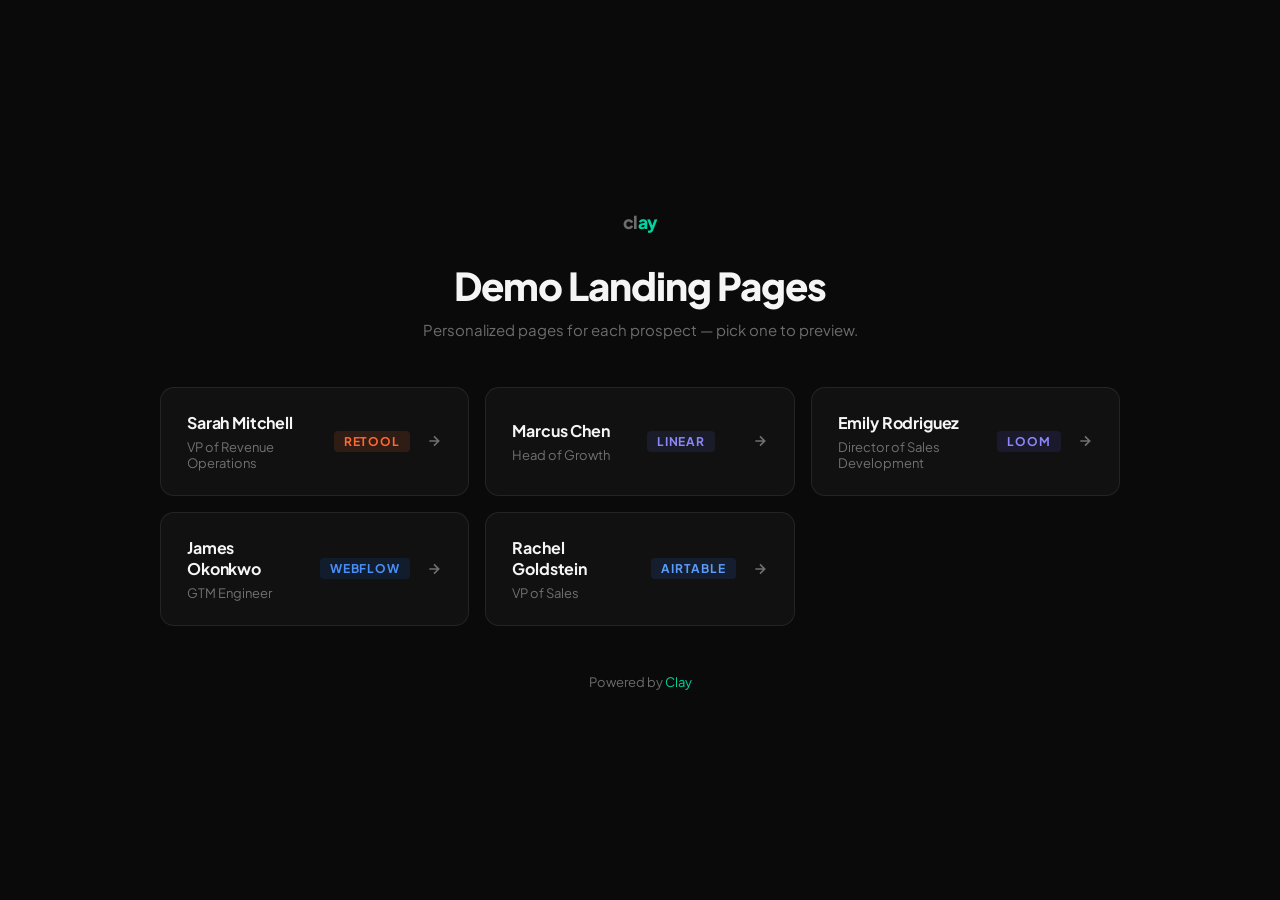
<file: landing-pages/index.html>
<!DOCTYPE html>
<html lang="en">
<head>
  <meta charset="UTF-8" />
  <meta name="viewport" content="width=device-width, initial-scale=1.0" />
  <title>Clay Demo Pages</title>
  <link rel="preconnect" href="https://fonts.googleapis.com" />
  <link rel="preconnect" href="https://fonts.gstatic.com" crossorigin />
  <link href="https://fonts.googleapis.com/css2?family=Plus+Jakarta+Sans:wght@400;600;700;800&display=swap" rel="stylesheet" />
  <style>
    :root {
      --bg:     #0A0A0A;
      --card:   #111111;
      --border: rgba(255,255,255,0.08);
      --text:   #F5F5F5;
      --muted:  rgba(255,255,255,0.40);
      --green:  #00D4A0;
    }
    *, *::before, *::after { box-sizing: border-box; margin: 0; padding: 0; }
    body {
      font-family: 'Plus Jakarta Sans', sans-serif;
      background: var(--bg);
      color: var(--text);
      min-height: 100vh;
      display: flex;
      flex-direction: column;
      align-items: center;
      justify-content: center;
      padding: 48px 24px;
      -webkit-font-smoothing: antialiased;
    }
    header { text-align: center; margin-bottom: 48px; }
    .logo {
      font-size: 1.1rem;
      font-weight: 800;
      letter-spacing: -0.03em;
      color: var(--muted);
      margin-bottom: 28px;
    }
    .logo span { color: var(--green); }
    h1 {
      font-size: clamp(1.6rem, 4vw, 2.4rem);
      font-weight: 800;
      letter-spacing: -0.025em;
      margin-bottom: 10px;
    }
    header p {
      font-size: 0.9375rem;
      color: var(--muted);
    }
    .grid {
      display: grid;
      grid-template-columns: repeat(auto-fit, minmax(300px, 1fr));
      gap: 16px;
      width: 100%;
      max-width: 960px;
    }
    .card {
      background: var(--card);
      border: 1px solid var(--border);
      border-radius: 14px;
      padding: 24px 26px;
      text-decoration: none;
      color: var(--text);
      display: flex;
      align-items: center;
      justify-content: space-between;
      gap: 16px;
      transition: border-color 0.18s ease, background 0.18s ease, transform 0.18s ease;
    }
    .card:hover {
      border-color: rgba(255,255,255,0.16);
      background: #161616;
      transform: translateY(-2px);
    }
    .card-left { display: flex; flex-direction: column; gap: 6px; }
    .card-name {
      font-size: 1rem;
      font-weight: 700;
      letter-spacing: -0.01em;
    }
    .card-meta {
      font-size: 0.8125rem;
      color: var(--muted);
    }
    .card-company {
      font-size: 0.75rem;
      font-weight: 700;
      letter-spacing: 0.08em;
      text-transform: uppercase;
      padding: 3px 10px;
      border-radius: 4px;
      flex-shrink: 0;
    }
    .arrow {
      color: var(--muted);
      flex-shrink: 0;
      transition: color 0.18s, transform 0.18s;
    }
    .card:hover .arrow { color: var(--text); transform: translateX(3px); }

    /* Per-company accent colors */
    .retool   { background: rgba(255,104,48,0.12);  color: #FF6830; }
    .linear   { background: rgba(94,106,210,0.12);  color: #8B87F8; }
    .loom     { background: rgba(98,93,245,0.12);   color: #8B87F8; }
    .webflow  { background: rgba(20,110,245,0.12);  color: #4A8FF8; }
    .airtable { background: rgba(45,127,249,0.12);  color: #5B9CF8; }

    footer {
      margin-top: 48px;
      font-size: 0.8125rem;
      color: var(--muted);
      text-align: center;
    }
    footer a { color: var(--green); text-decoration: none; }
  </style>
</head>
<body>

  <header>
    <div class="logo">cl<span>ay</span></div>
    <h1>Demo Landing Pages</h1>
    <p>Personalized pages for each prospect — pick one to preview.</p>
  </header>

  <div class="grid">

    <a href="/sarah-retool" class="card">
      <div class="card-left">
        <span class="card-name">Sarah Mitchell</span>
        <span class="card-meta">VP of Revenue Operations</span>
      </div>
      <span class="card-company retool">Retool</span>
      <svg class="arrow" aria-hidden="true" width="16" height="16" viewBox="0 0 24 24" fill="none" stroke="currentColor" stroke-width="2.5"><path d="M5 12h14M12 5l7 7-7 7"/></svg>
    </a>

    <a href="/marcus-linear" class="card">
      <div class="card-left">
        <span class="card-name">Marcus Chen</span>
        <span class="card-meta">Head of Growth</span>
      </div>
      <span class="card-company linear">Linear</span>
      <svg class="arrow" aria-hidden="true" width="16" height="16" viewBox="0 0 24 24" fill="none" stroke="currentColor" stroke-width="2.5"><path d="M5 12h14M12 5l7 7-7 7"/></svg>
    </a>

    <a href="/emily-loom" class="card">
      <div class="card-left">
        <span class="card-name">Emily Rodriguez</span>
        <span class="card-meta">Director of Sales Development</span>
      </div>
      <span class="card-company loom">Loom</span>
      <svg class="arrow" aria-hidden="true" width="16" height="16" viewBox="0 0 24 24" fill="none" stroke="currentColor" stroke-width="2.5"><path d="M5 12h14M12 5l7 7-7 7"/></svg>
    </a>

    <a href="/james-webflow" class="card">
      <div class="card-left">
        <span class="card-name">James Okonkwo</span>
        <span class="card-meta">GTM Engineer</span>
      </div>
      <span class="card-company webflow">Webflow</span>
      <svg class="arrow" aria-hidden="true" width="16" height="16" viewBox="0 0 24 24" fill="none" stroke="currentColor" stroke-width="2.5"><path d="M5 12h14M12 5l7 7-7 7"/></svg>
    </a>

    <a href="/rachel-airtable" class="card">
      <div class="card-left">
        <span class="card-name">Rachel Goldstein</span>
        <span class="card-meta">VP of Sales</span>
      </div>
      <span class="card-company airtable">Airtable</span>
      <svg class="arrow" aria-hidden="true" width="16" height="16" viewBox="0 0 24 24" fill="none" stroke="currentColor" stroke-width="2.5"><path d="M5 12h14M12 5l7 7-7 7"/></svg>
    </a>

  </div>

  <footer>
    Powered by <a href="https://clay.com">Clay</a>
  </footer>

</body>
</html>
</file>
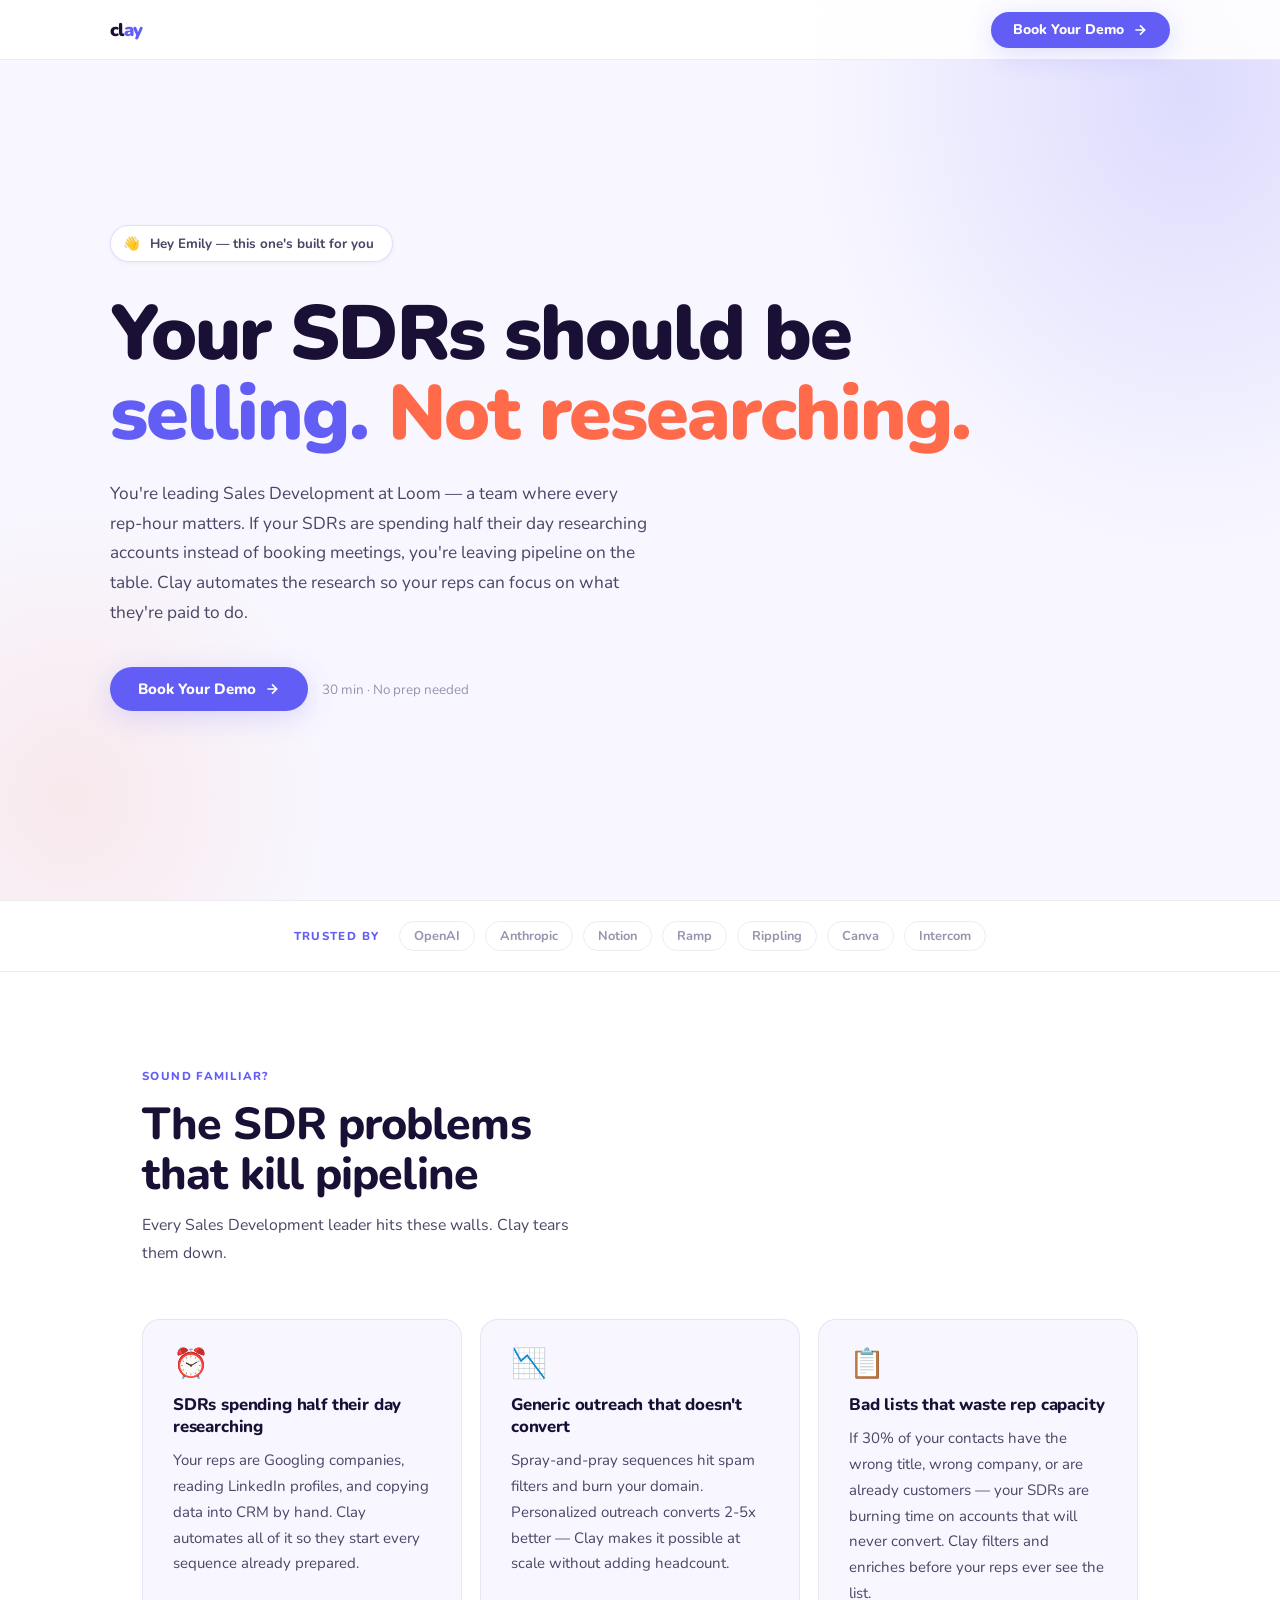
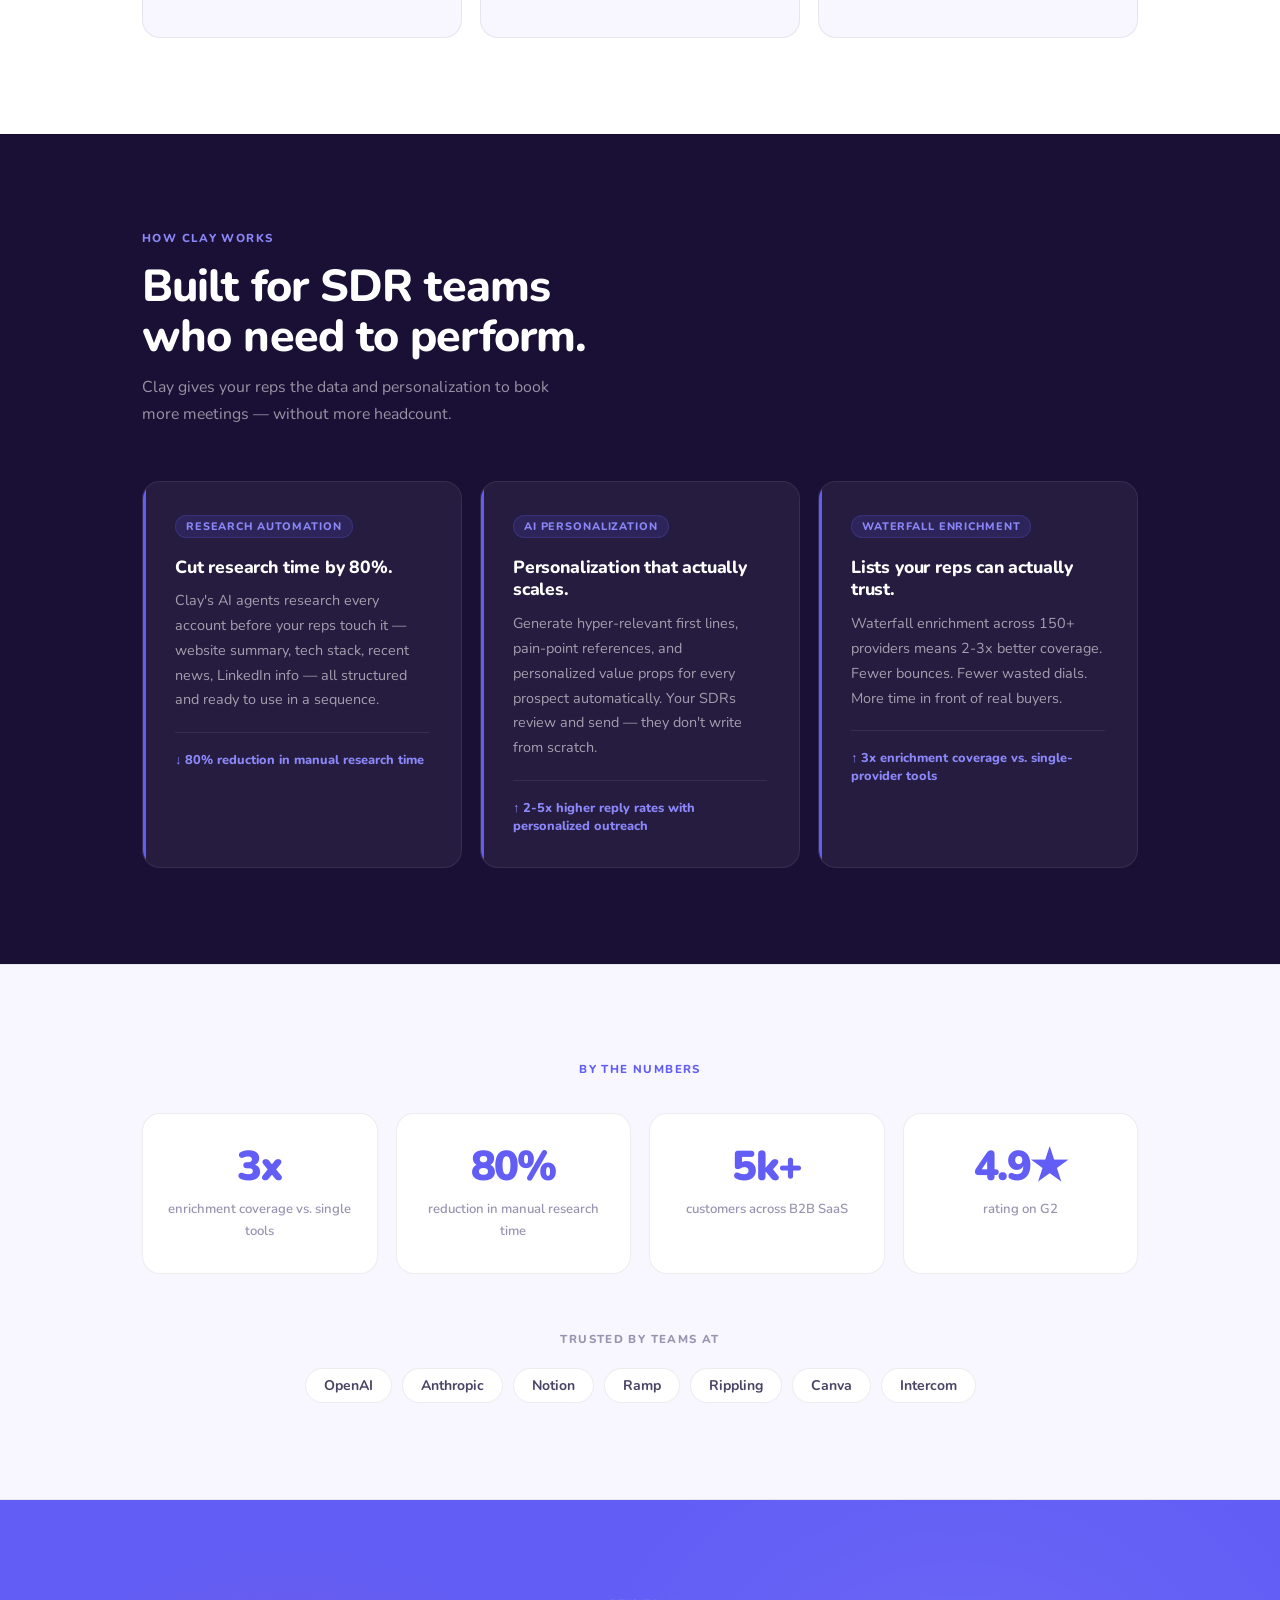
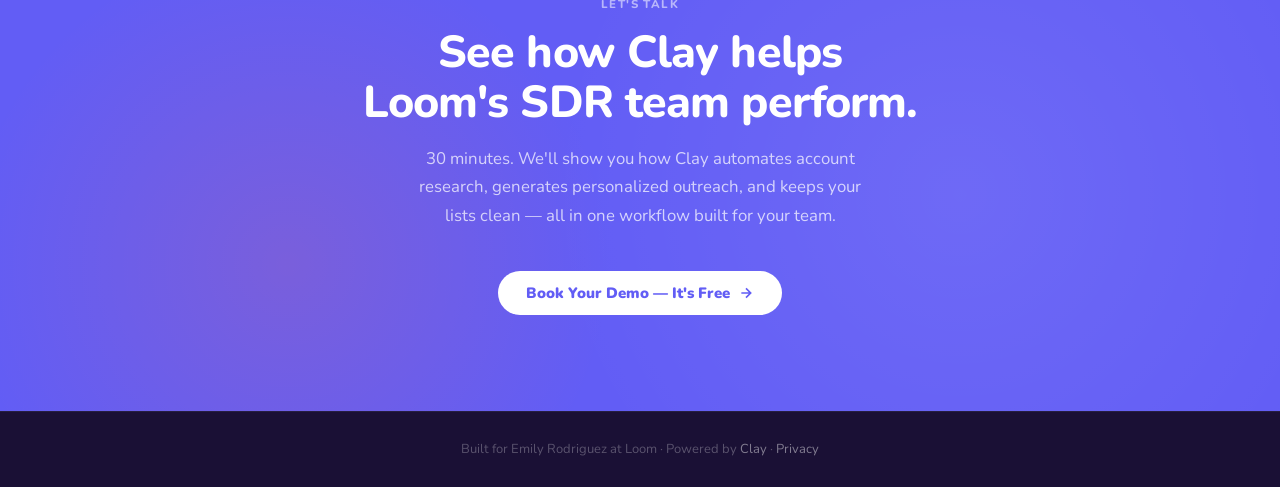
<file: landing-pages/emily-loom.html>
<!DOCTYPE html>
<html lang="en">
<head>
  <meta charset="UTF-8" />
  <meta name="viewport" content="width=device-width, initial-scale=1.0" />
  <title>Clay × Loom — For Emily Rodriguez</title>
  <link rel="preconnect" href="https://fonts.googleapis.com" />
  <link rel="preconnect" href="https://fonts.gstatic.com" crossorigin />
  <link href="https://fonts.googleapis.com/css2?family=Nunito:ital,wght@0,400;0,500;0,600;0,700;0,800;0,900;1,400&display=swap" rel="stylesheet" />
  <style>
    /* =====================================================
       CLAY × LOOM — Emily Rodriguez
       Inspired by Loom's brand:
       · Clean white/light background — open, generous space
       · Loom violet #625DF5 as primary accent
       · Coral/warm secondary #FF6B4A
       · Nunito 900 — rounded, warm, approachable
       · Light, friendly, human — mirrors Loom's video-first brand
       ===================================================== */

    :root {
      --bg:         #FFFFFF;
      --bg-soft:    #F8F7FF;   /* Very faint violet tint */
      --bg-card:    #FFFFFF;
      --bg-dark:    #1A1035;   /* Loom dark navy for contrast section */

      --text:       #1A1035;   /* Deep navy — warm dark */
      --text-2:     #4A4565;
      --text-3:     #9894B0;

      --border:     rgba(26,16,53,0.08);
      --border-v:   rgba(98,93,245,0.20);

      --violet:     #625DF5;   /* Loom signature violet */
      --violet-dim: rgba(98,93,245,0.10);
      --violet-glow:rgba(98,93,245,0.18);
      --violet-lt:  #8B87F8;   /* Lighter violet for dark bg */

      --coral:      #FF6B4A;   /* Warm secondary accent */
      --coral-dim:  rgba(255,107,74,0.10);

      --radius:     10px;
      --radius-lg:  18px;
      --max-w:      1060px;

      --shadow-sm:  0 1px 4px rgba(26,16,53,0.06);
      --shadow-md:  0 4px 20px rgba(26,16,53,0.08);
      --shadow-v:   0 6px 28px rgba(98,93,245,0.20);
    }

    *, *::before, *::after { box-sizing: border-box; margin: 0; padding: 0; }
    html { scroll-behavior: smooth; }

    body {
      font-family: 'Nunito', sans-serif;
      background: var(--bg);
      color: var(--text);
      -webkit-font-smoothing: antialiased;
      overflow-x: hidden;
    }

    .container {
      max-width: var(--max-w);
      margin: 0 auto;
      padding: 0 32px;
    }

    /* ── Typography ── */
    h1 {
      font-size: clamp(2.8rem, 6vw, 4.8rem);
      font-weight: 900;
      line-height: 1.05;
      letter-spacing: -0.025em;
      color: var(--text);
    }
    h2 {
      font-size: clamp(1.8rem, 3.5vw, 2.8rem);
      font-weight: 800;
      line-height: 1.12;
      letter-spacing: -0.02em;
      color: var(--text);
    }
    h3 {
      font-size: 1.05rem;
      font-weight: 800;
      line-height: 1.3;
      letter-spacing: -0.01em;
      color: var(--text);
    }
    p { font-size: 0.9875rem; line-height: 1.72; color: var(--text-2); }

    /* ── Label ── */
    .label {
      font-size: 0.72rem;
      font-weight: 800;
      letter-spacing: 0.12em;
      text-transform: uppercase;
      color: var(--violet);
      margin-bottom: 16px;
    }

    /* ── Buttons ── */
    .btn {
      display: inline-flex;
      align-items: center;
      gap: 8px;
      font-family: 'Nunito', sans-serif;
      font-weight: 800;
      font-size: 0.9375rem;
      padding: 14px 28px;
      border-radius: 50px;   /* Loom uses pill buttons */
      cursor: pointer;
      text-decoration: none;
      transition: transform 0.18s ease, box-shadow 0.18s ease, background 0.18s ease;
      white-space: nowrap;
      line-height: 1;
    }
    .btn:focus-visible { outline: 2px solid var(--violet); outline-offset: 3px; }
    .btn svg { width: 16px; height: 16px; flex-shrink: 0; }
    .btn-sm { padding: 10px 22px; font-size: 0.875rem; }

    .btn-violet {
      background: var(--violet);
      color: #fff;
      box-shadow: var(--shadow-v);
    }
    .btn-violet:hover {
      background: #5350E8;
      transform: translateY(-2px);
      box-shadow: 0 10px 32px rgba(98,93,245,0.30);
    }

    .btn-outline {
      background: transparent;
      color: var(--text);
      border: 1.5px solid var(--border);
    }
    .btn-outline:hover {
      border-color: var(--violet);
      color: var(--violet);
      transform: translateY(-1px);
    }

    .btn-white {
      background: #fff;
      color: var(--violet);
      font-weight: 900;
    }
    .btn-white:hover {
      background: #f5f4ff;
      transform: translateY(-2px);
      box-shadow: 0 8px 24px rgba(0,0,0,0.10);
    }

    /* =====================================================
       NAV
       ===================================================== */
    .nav {
      position: fixed;
      top: 0; left: 0; right: 0;
      z-index: 100;
      background: rgba(255,255,255,0.90);
      backdrop-filter: blur(16px);
      -webkit-backdrop-filter: blur(16px);
      border-bottom: 1px solid var(--border);
      height: 60px;
      display: flex;
      align-items: center;
      padding: 0 32px;
    }
    .nav-inner {
      max-width: var(--max-w);
      margin: 0 auto;
      width: 100%;
      display: flex;
      align-items: center;
      justify-content: space-between;
    }
    .nav-logo {
      font-size: 1.15rem;
      font-weight: 900;
      letter-spacing: -0.03em;
      color: var(--text);
      text-decoration: none;
    }
    .nav-logo span { color: var(--violet); }

    /* =====================================================
       HERO
       ===================================================== */
    .hero {
      min-height: 100vh;
      display: flex;
      align-items: center;
      padding: 116px 32px 80px;
      background: var(--bg-soft);
      position: relative;
      overflow: hidden;
    }

    /* Soft violet glow top right */
    .hero::before {
      content: '';
      position: absolute;
      top: -10%;
      right: -8%;
      width: 50%;
      height: 80%;
      background: radial-gradient(ellipse at 70% 25%, var(--violet-glow) 0%, transparent 60%);
      pointer-events: none;
    }
    /* Coral glow bottom left */
    .hero::after {
      content: '';
      position: absolute;
      bottom: -5%;
      left: -5%;
      width: 35%;
      height: 55%;
      background: radial-gradient(ellipse at 30% 70%, rgba(255,107,74,0.10) 0%, transparent 60%);
      pointer-events: none;
    }

    .hero-inner {
      max-width: var(--max-w);
      margin: 0 auto;
      width: 100%;
      position: relative;
      z-index: 1;
    }

    .hero-badge {
      display: inline-flex;
      align-items: center;
      gap: 10px;
      background: var(--bg-card);
      border: 1.5px solid var(--border-v);
      border-radius: 50px;
      padding: 8px 18px 8px 12px;
      font-size: 0.84rem;
      font-weight: 700;
      color: var(--text-2);
      margin-bottom: 32px;
      box-shadow: var(--shadow-sm);
      animation: fade-up 0.48s ease both;
    }

    .hero h1 {
      margin-bottom: 24px;
      animation: fade-up 0.52s 0.07s ease both;
    }

    .hero h1 .accent { color: var(--violet); }
    .hero h1 .warm   { color: var(--coral); }

    .hero-desc {
      max-width: 540px;
      font-size: 1.08rem;
      margin-bottom: 40px;
      animation: fade-up 0.52s 0.13s ease both;
    }

    .hero-btns {
      display: flex;
      align-items: center;
      gap: 14px;
      flex-wrap: wrap;
      animation: fade-up 0.52s 0.19s ease both;
    }

    .hero-note { font-size: 0.84rem; color: var(--text-3); }

    /* =====================================================
       LOGO STRIP
       ===================================================== */
    .logo-strip {
      background: var(--bg-card);
      border-top: 1px solid var(--border);
      border-bottom: 1px solid var(--border);
      padding: 20px 32px;
    }
    .logo-strip-inner {
      max-width: var(--max-w);
      margin: 0 auto;
      display: flex;
      align-items: center;
      gap: 10px;
      flex-wrap: wrap;
      justify-content: center;
    }
    .logo-strip .label { margin: 0; margin-right: 10px; }
    .logo-pill {
      font-size: 0.80rem;
      font-weight: 700;
      color: var(--text-3);
      padding: 5px 14px;
      border: 1.5px solid var(--border);
      border-radius: 50px;
      transition: color 0.15s, border-color 0.15s;
    }
    .logo-pill:hover { color: var(--violet); border-color: var(--border-v); }

    /* =====================================================
       PAIN POINTS
       ===================================================== */
    .pain-points {
      padding: 96px 32px;
      background: var(--bg-card);
    }

    .section-hd { margin-bottom: 52px; }
    .section-hd h2 { margin-bottom: 12px; }
    .section-hd p  { max-width: 440px; }

    .cards {
      display: grid;
      grid-template-columns: repeat(auto-fit, minmax(290px, 1fr));
      gap: 18px;
    }

    .card {
      background: var(--bg-soft);
      border: 1.5px solid var(--border);
      border-radius: var(--radius-lg);
      padding: 30px;
      transition: transform 0.2s ease, box-shadow 0.2s ease, border-color 0.2s ease;
    }
    .card:hover {
      transform: translateY(-4px);
      box-shadow: var(--shadow-md);
      border-color: var(--border-v);
    }

    .card-emoji { font-size: 1.8rem; margin-bottom: 16px; display: block; line-height: 1; }
    .card h3 { margin-bottom: 10px; }
    .card p  { font-size: 0.9375rem; }

    /* =====================================================
       FEATURES — dark navy section (Loom contrast)
       ===================================================== */
    .features {
      background: var(--bg-dark);
      padding: 96px 32px;
    }

    .features .label { color: var(--violet-lt); }
    .features h2 { color: #fff; }
    .features .section-hd p { color: rgba(255,255,255,0.55); }

    .features-grid {
      display: grid;
      grid-template-columns: repeat(auto-fit, minmax(300px, 1fr));
      gap: 18px;
    }

    .feat {
      background: rgba(255,255,255,0.05);
      border: 1px solid rgba(255,255,255,0.08);
      border-radius: var(--radius-lg);
      padding: 32px;
      position: relative;
      overflow: hidden;
      transition: background 0.2s ease, border-color 0.2s ease;
    }
    .feat:hover {
      background: rgba(255,255,255,0.08);
      border-color: rgba(98,93,245,0.30);
    }

    /* Violet left accent */
    .feat::before {
      content: '';
      position: absolute;
      top: 0; left: 0;
      width: 3px;
      height: 100%;
      background: var(--violet);
      border-radius: 3px 0 0 3px;
    }

    .feat-tag {
      font-size: 0.68rem;
      font-weight: 800;
      letter-spacing: 0.08em;
      text-transform: uppercase;
      color: var(--violet-lt);
      background: rgba(98,93,245,0.14);
      border: 1px solid rgba(98,93,245,0.22);
      border-radius: 50px;
      padding: 3px 10px;
      display: inline-block;
      margin-bottom: 18px;
    }

    .feat h3 { color: #fff; font-size: 1.1rem; margin-bottom: 10px; }
    .feat p  { color: rgba(255,255,255,0.58); font-size: 0.9rem; }

    .feat-metric {
      margin-top: 20px;
      padding-top: 18px;
      border-top: 1px solid rgba(255,255,255,0.08);
      font-size: 0.80rem;
      font-weight: 800;
      color: var(--violet-lt);
    }

    /* =====================================================
       STATS
       ===================================================== */
    .stats-section {
      padding: 96px 32px;
      background: var(--bg-soft);
      border-top: 1px solid var(--border);
      border-bottom: 1px solid var(--border);
    }

    .stats-grid {
      display: grid;
      grid-template-columns: repeat(4,1fr);
      gap: 18px;
      margin-bottom: 56px;
    }

    .stat {
      background: var(--bg-card);
      border: 1.5px solid var(--border);
      border-radius: var(--radius-lg);
      padding: 32px 24px;
      text-align: center;
      transition: border-color 0.2s ease, box-shadow 0.2s ease;
    }
    .stat:hover {
      border-color: var(--border-v);
      box-shadow: var(--shadow-md);
    }

    .stat-num {
      font-size: 2.6rem;
      font-weight: 900;
      letter-spacing: -0.04em;
      line-height: 1;
      color: var(--violet);
      display: block;
      margin-bottom: 10px;
    }

    .stat-label {
      font-size: 0.82rem;
      color: var(--text-3);
      line-height: 1.4;
      font-weight: 600;
    }

    .logos-label {
      font-size: 0.72rem;
      font-weight: 800;
      letter-spacing: 0.12em;
      text-transform: uppercase;
      color: var(--text-3);
      text-align: center;
      margin-bottom: 18px;
    }
    .logos-row {
      display: flex;
      flex-wrap: wrap;
      justify-content: center;
      gap: 10px;
    }
    .logo-chip {
      background: var(--bg-card);
      border: 1.5px solid var(--border);
      border-radius: 50px;
      padding: 7px 18px;
      font-size: 0.875rem;
      font-weight: 700;
      color: var(--text-2);
    }

    /* =====================================================
       FINAL CTA — Violet section
       ===================================================== */
    .final-cta {
      background: var(--violet);
      padding: 96px 32px;
      text-align: center;
      position: relative;
      overflow: hidden;
    }

    /* Soft circle texture */
    .final-cta::before {
      content: '';
      position: absolute;
      top: -30%;
      right: -10%;
      width: 70%;
      aspect-ratio: 1;
      background: radial-gradient(circle, rgba(255,255,255,0.08) 0%, transparent 65%);
      pointer-events: none;
    }
    .final-cta::after {
      content: '';
      position: absolute;
      bottom: -40%;
      left: -5%;
      width: 55%;
      aspect-ratio: 1;
      background: radial-gradient(circle, rgba(255,107,74,0.15) 0%, transparent 65%);
      pointer-events: none;
    }

    .final-cta .label { color: rgba(255,255,255,0.55); position: relative; z-index: 1; }
    .final-cta h2 { color: #fff; margin-bottom: 16px; position: relative; z-index: 1; }
    .final-cta p  {
      color: rgba(255,255,255,0.72);
      max-width: 470px;
      margin: 0 auto 40px;
      font-size: 1.05rem;
      position: relative;
      z-index: 1;
    }
    .final-cta .btn { position: relative; z-index: 1; }

    /* =====================================================
       FOOTER
       ===================================================== */
    footer {
      background: var(--bg-dark);
      border-top: 1px solid rgba(255,255,255,0.06);
      padding: 26px 32px;
      text-align: center;
    }
    footer p { font-size: 0.8125rem; color: rgba(255,255,255,0.28); }
    footer a { color: rgba(255,255,255,0.45); text-decoration: none; transition: color 0.15s; }
    footer a:hover { color: rgba(255,255,255,0.70); }

    /* =====================================================
       ANIMATIONS
       ===================================================== */
    @keyframes fade-up {
      from { opacity: 0; transform: translateY(16px); }
      to   { opacity: 1; transform: translateY(0); }
    }

    /* =====================================================
       RESPONSIVE
       ===================================================== */
    @media (max-width: 860px) {
      .stats-grid { grid-template-columns: repeat(2,1fr); }
    }
    @media (max-width: 640px) {
      .hero { padding: 96px 20px 64px; }
      .pain-points, .features, .stats-section, .final-cta { padding: 64px 20px; }
      .hero-btns { flex-direction: column; align-items: flex-start; }
      .nav .btn-sm { display: none; }
      .container { padding: 0 20px; }
    }
    @media (prefers-reduced-motion: reduce) {
      .hero-badge, .hero h1, .hero-desc, .hero-btns { animation: none; }
      .card, .feat, .stat { transition: none; }
    }
  </style>
</head>
<body>

  <!-- NAV -->
  <nav class="nav">
    <div class="nav-inner">
      <a href="#" class="nav-logo">cl<span>ay</span></a>
      <a href="#book-demo" class="btn btn-violet btn-sm">
        Book Your Demo
        <svg aria-hidden="true" viewBox="0 0 24 24" fill="none" stroke="currentColor" stroke-width="2.5"><path d="M5 12h14M12 5l7 7-7 7"/></svg>
      </a>
    </div>
  </nav>

  <!-- HERO -->
  <section class="hero">
    <div class="hero-inner">
      <div class="hero-badge">
        <span>👋</span>
        Hey Emily — this one's built for you
      </div>
      <h1>
        Your SDRs should be<br/>
        <span class="accent">selling.</span>
        <span class="warm"> Not researching.</span>
      </h1>
      <p class="hero-desc">
        You're leading Sales Development at Loom — a team where every rep-hour matters.
        If your SDRs are spending half their day researching accounts instead of booking meetings,
        you're leaving pipeline on the table. Clay automates the research so your reps can
        focus on what they're paid to do.
      </p>
      <div class="hero-btns">
        <a href="#book-demo" class="btn btn-violet">
          Book Your Demo
          <svg aria-hidden="true" viewBox="0 0 24 24" fill="none" stroke="currentColor" stroke-width="2.5"><path d="M5 12h14M12 5l7 7-7 7"/></svg>
        </a>
        <span class="hero-note">30 min · No prep needed</span>
      </div>
    </div>
  </section>

  <!-- LOGO STRIP -->
  <div class="logo-strip">
    <div class="logo-strip-inner">
      <span class="label">Trusted by</span>
      <span class="logo-pill">OpenAI</span>
      <span class="logo-pill">Anthropic</span>
      <span class="logo-pill">Notion</span>
      <span class="logo-pill">Ramp</span>
      <span class="logo-pill">Rippling</span>
      <span class="logo-pill">Canva</span>
      <span class="logo-pill">Intercom</span>
    </div>
  </div>

  <!-- PAIN POINTS -->
  <section class="pain-points">
    <div class="container">
      <div class="section-hd">
        <div class="label">Sound familiar?</div>
        <h2>The SDR problems<br/>that kill pipeline</h2>
        <p>Every Sales Development leader hits these walls. Clay tears them down.</p>
      </div>
      <div class="cards">
        <div class="card">
          <span class="card-emoji" aria-hidden="true">⏰</span>
          <h3>SDRs spending half their day researching</h3>
          <p>Your reps are Googling companies, reading LinkedIn profiles, and copying data into CRM by hand. Clay automates all of it so they start every sequence already prepared.</p>
        </div>
        <div class="card">
          <span class="card-emoji" aria-hidden="true">📉</span>
          <h3>Generic outreach that doesn't convert</h3>
          <p>Spray-and-pray sequences hit spam filters and burn your domain. Personalized outreach converts 2-5x better — Clay makes it possible at scale without adding headcount.</p>
        </div>
        <div class="card">
          <span class="card-emoji" aria-hidden="true">📋</span>
          <h3>Bad lists that waste rep capacity</h3>
          <p>If 30% of your contacts have the wrong title, wrong company, or are already customers — your SDRs are burning time on accounts that will never convert. Clay filters and enriches before your reps ever see the list.</p>
        </div>
      </div>
    </div>
  </section>

  <!-- FEATURES -->
  <section class="features">
    <div class="container">
      <div class="section-hd">
        <div class="label">How Clay works</div>
        <h2>Built for SDR teams<br/>who need to perform.</h2>
        <p>Clay gives your reps the data and personalization to book more meetings — without more headcount.</p>
      </div>
      <div class="features-grid">
        <div class="feat">
          <span class="feat-tag">Research Automation</span>
          <h3>Cut research time by 80%.</h3>
          <p>Clay's AI agents research every account before your reps touch it — website summary, tech stack, recent news, LinkedIn info — all structured and ready to use in a sequence.</p>
          <div class="feat-metric">↓ 80% reduction in manual research time</div>
        </div>
        <div class="feat">
          <span class="feat-tag">AI Personalization</span>
          <h3>Personalization that actually scales.</h3>
          <p>Generate hyper-relevant first lines, pain-point references, and personalized value props for every prospect automatically. Your SDRs review and send — they don't write from scratch.</p>
          <div class="feat-metric">↑ 2-5x higher reply rates with personalized outreach</div>
        </div>
        <div class="feat">
          <span class="feat-tag">Waterfall Enrichment</span>
          <h3>Lists your reps can actually trust.</h3>
          <p>Waterfall enrichment across 150+ providers means 2-3x better coverage. Fewer bounces. Fewer wasted dials. More time in front of real buyers.</p>
          <div class="feat-metric">↑ 3x enrichment coverage vs. single-provider tools</div>
        </div>
      </div>
    </div>
  </section>

  <!-- STATS -->
  <section class="stats-section">
    <div class="container">
      <div class="label" style="text-align:center; margin-bottom:36px;">By the numbers</div>
      <div class="stats-grid">
        <div class="stat">
          <span class="stat-num">3x</span>
          <span class="stat-label">enrichment coverage vs. single tools</span>
        </div>
        <div class="stat">
          <span class="stat-num">80%</span>
          <span class="stat-label">reduction in manual research time</span>
        </div>
        <div class="stat">
          <span class="stat-num">5k+</span>
          <span class="stat-label">customers across B2B SaaS</span>
        </div>
        <div class="stat">
          <span class="stat-num">4.9★</span>
          <span class="stat-label">rating on G2</span>
        </div>
      </div>
      <p class="logos-label">Trusted by teams at</p>
      <div class="logos-row">
        <span class="logo-chip">OpenAI</span>
        <span class="logo-chip">Anthropic</span>
        <span class="logo-chip">Notion</span>
        <span class="logo-chip">Ramp</span>
        <span class="logo-chip">Rippling</span>
        <span class="logo-chip">Canva</span>
        <span class="logo-chip">Intercom</span>
      </div>
    </div>
  </section>

  <!-- FINAL CTA -->
  <section class="final-cta" id="book-demo">
    <div class="container">
      <div class="label">Let's talk</div>
      <h2>See how Clay helps<br/>Loom's SDR team perform.</h2>
      <p>30 minutes. We'll show you how Clay automates account research, generates personalized outreach, and keeps your lists clean — all in one workflow built for your team.</p>
      <!-- TODO: Replace CALENDLY_LINK_PLACEHOLDER with real Calendly URL before sharing -->
      <a href="CALENDLY_LINK_PLACEHOLDER" class="btn btn-white">
        Book Your Demo — It's Free
        <svg aria-hidden="true" viewBox="0 0 24 24" fill="none" stroke="currentColor" stroke-width="2.5"><path d="M5 12h14M12 5l7 7-7 7"/></svg>
      </a>
    </div>
  </section>

  <!-- FOOTER -->
  <footer>
    <p>Built for Emily Rodriguez at Loom · Powered by <a href="https://clay.com">Clay</a> · <a href="https://clay.com/privacy">Privacy</a></p>
  </footer>

</body>
</html>
</file>
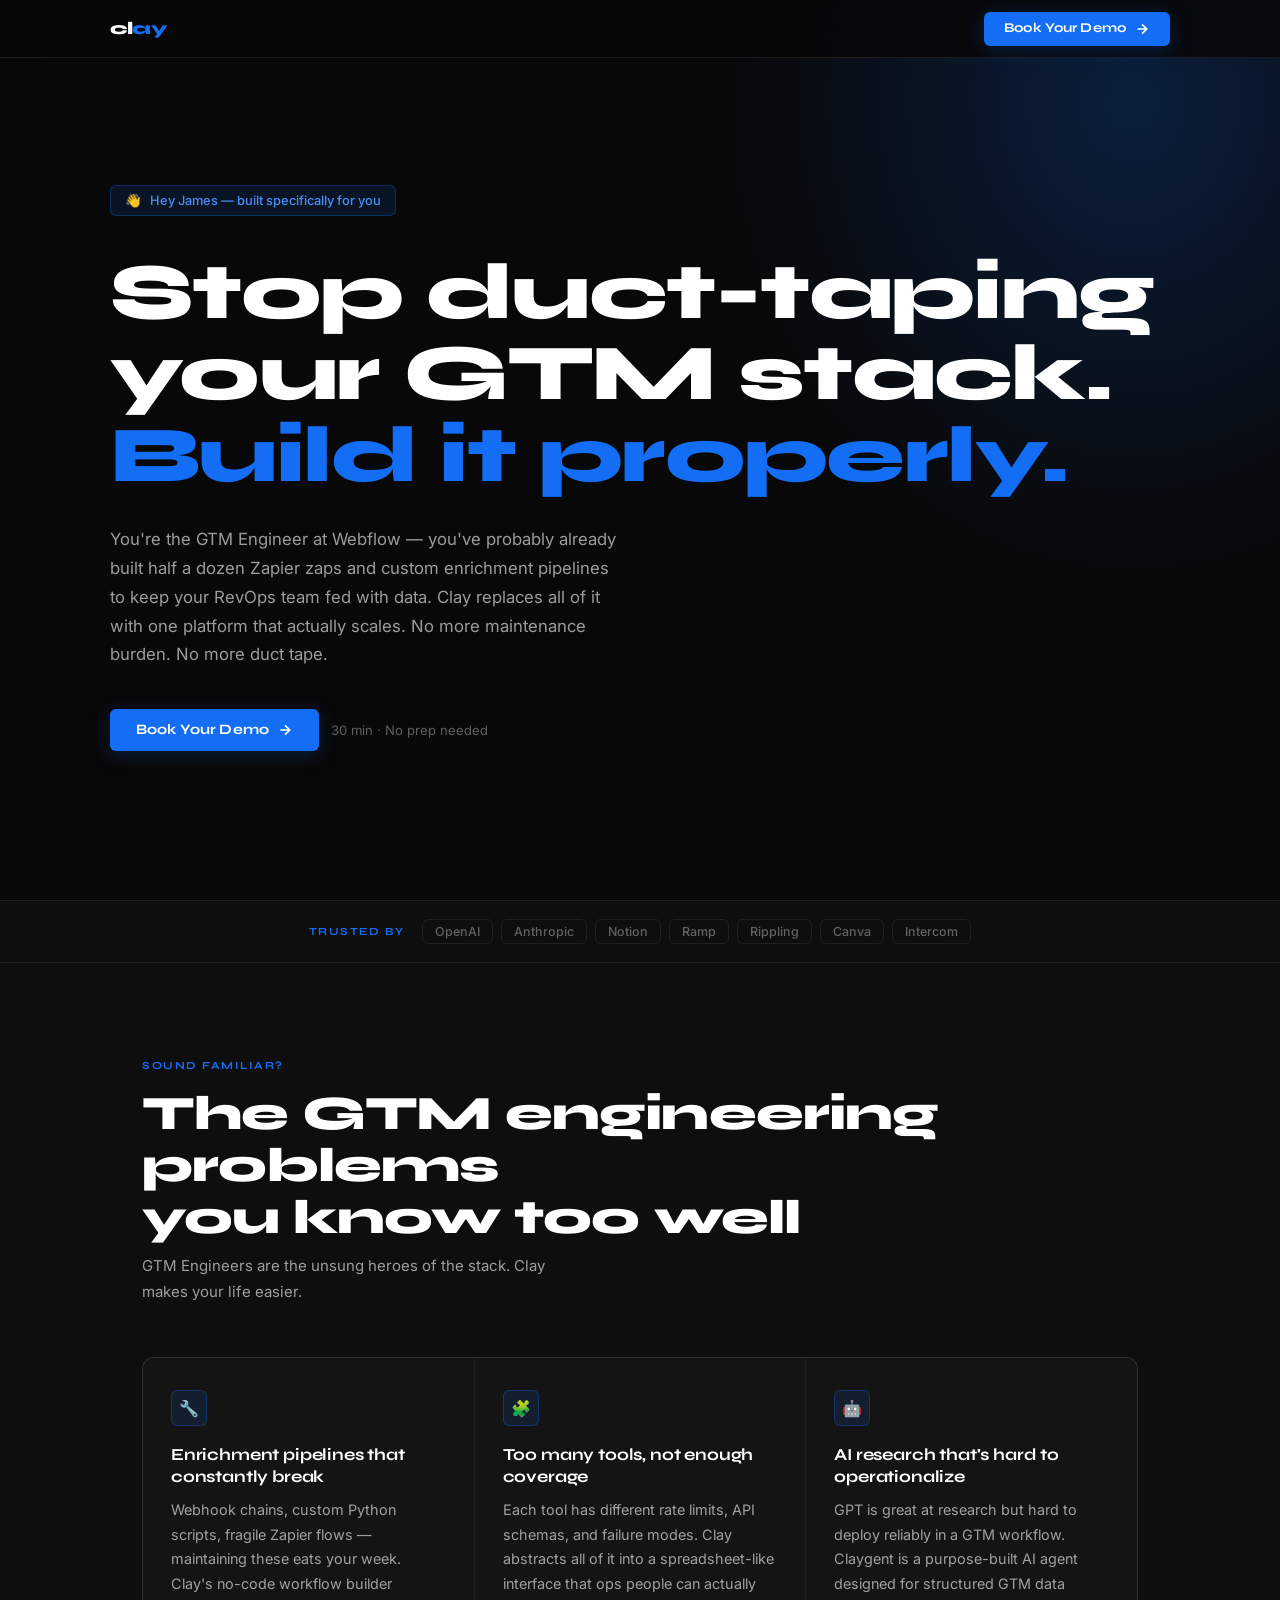
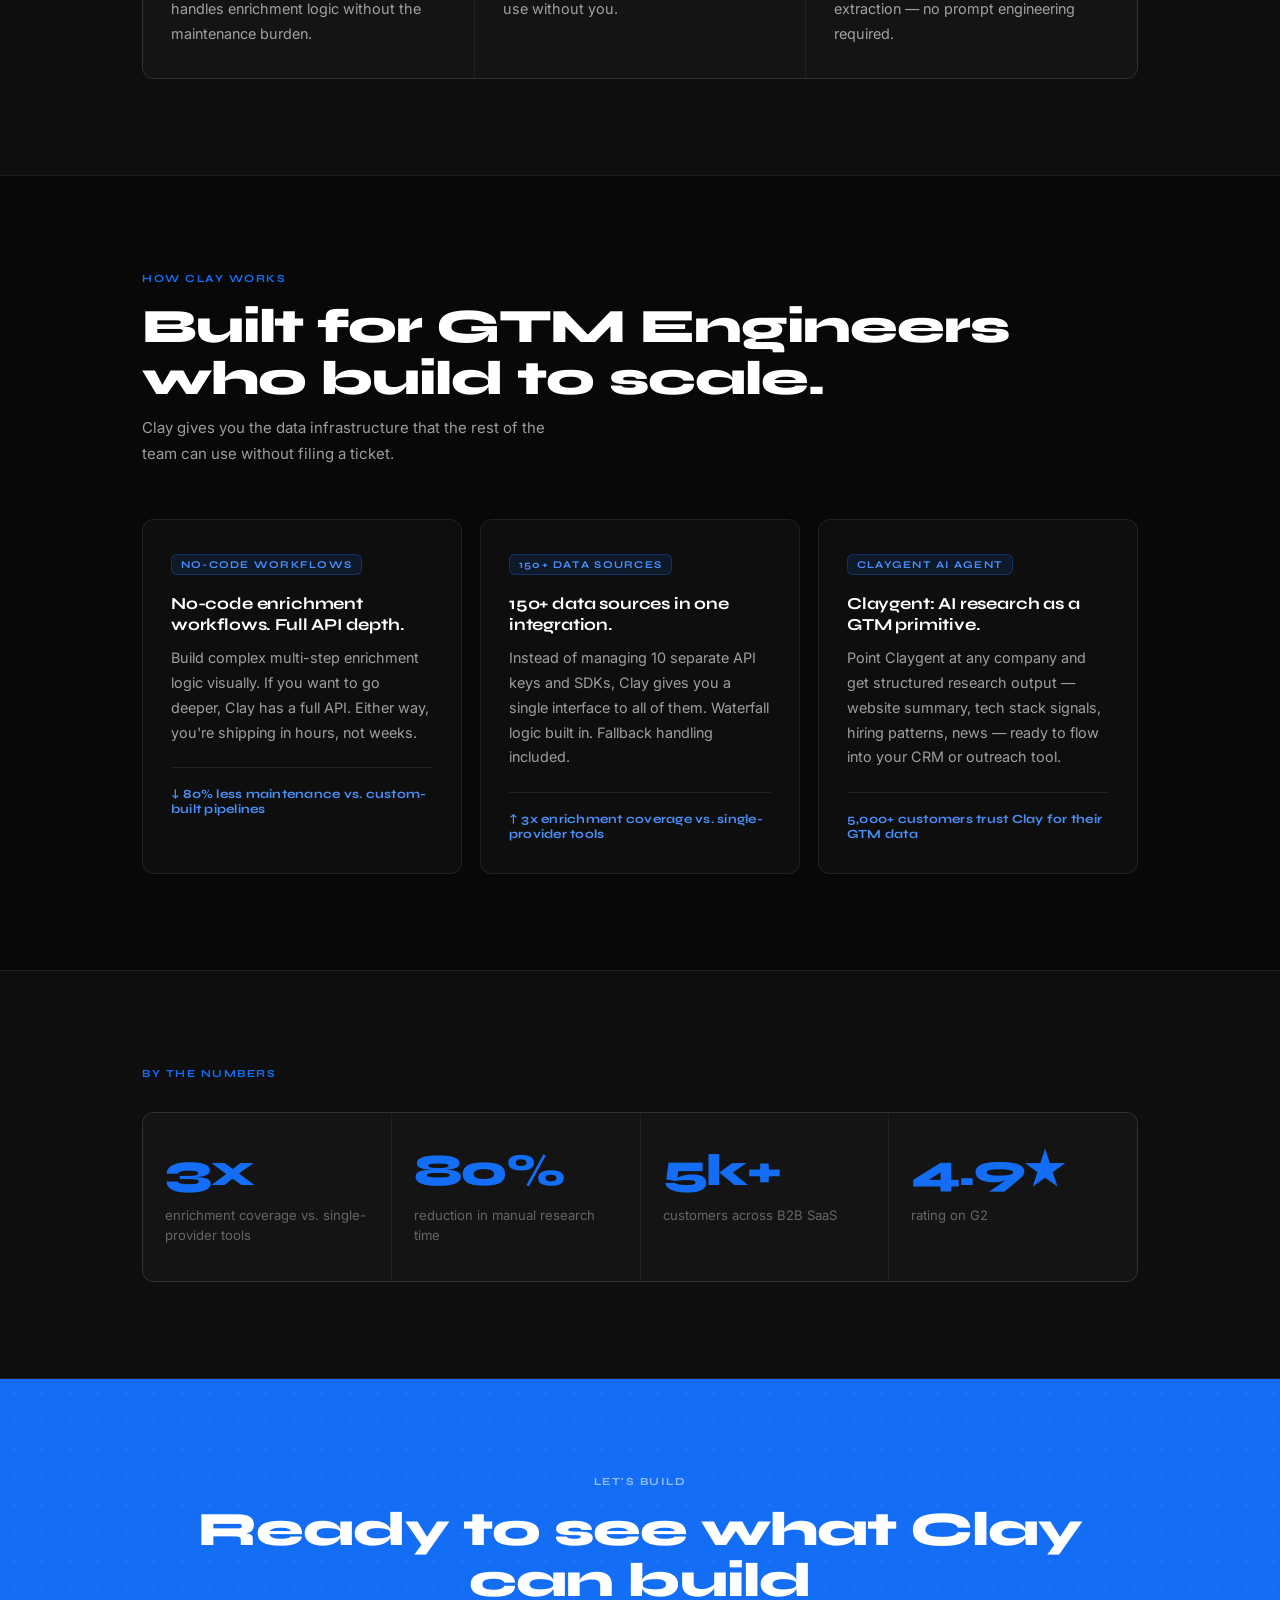
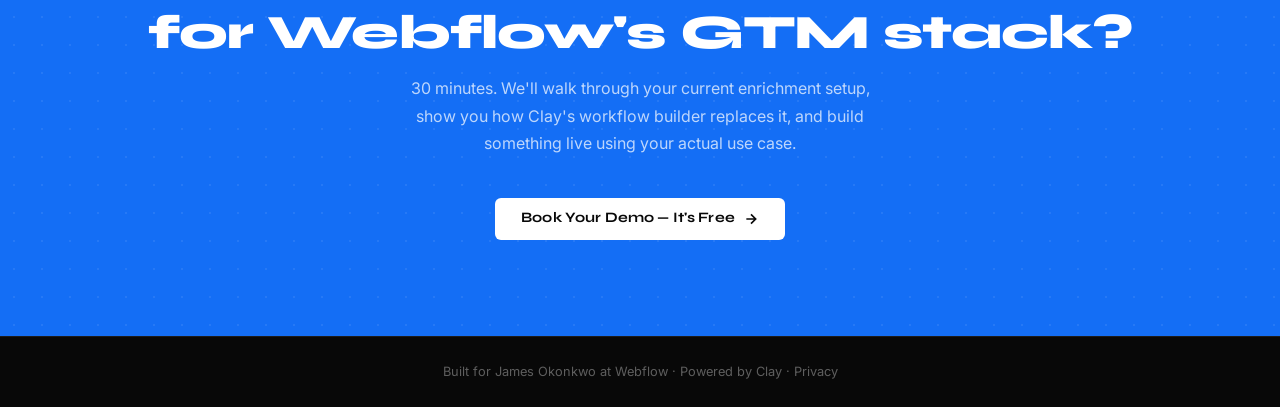
<file: landing-pages/james-webflow.html>
<!DOCTYPE html>
<html lang="en">
<head>
  <meta charset="UTF-8" />
  <meta name="viewport" content="width=device-width, initial-scale=1.0" />
  <title>Clay × Webflow — For James Okonkwo</title>
  <link rel="preconnect" href="https://fonts.googleapis.com" />
  <link rel="preconnect" href="https://fonts.gstatic.com" crossorigin />
  <link href="https://fonts.googleapis.com/css2?family=Syne:wght@400;500;600;700;800&family=Inter:wght@400;500&display=swap" rel="stylesheet" />
  <style>
    /* =====================================================
       CLAY × WEBFLOW — James Okonkwo
       Inspired by Webflow's actual brand:
       · Pure black background #080808
       · Webflow signature blue #146EF5
       · Syne 800 — bold, geometric, editorial feel
       · Inter for body — clean technical readability
       · Strong, confident — built for builders
       ===================================================== */

    :root {
      --bg:        #080808;   /* Webflow's pure black */
      --bg-1:      #0E0E0E;
      --bg-2:      #141414;
      --bg-3:      #1A1A1A;

      --text:      #FFFFFF;
      --text-2:    rgba(255,255,255,0.60);
      --text-3:    rgba(255,255,255,0.35);

      --border:    rgba(255,255,255,0.08);
      --border-2:  rgba(255,255,255,0.13);
      --border-b:  rgba(20,110,245,0.30);

      --blue:      #146EF5;   /* Webflow primary blue */
      --blue-lt:   #4A8FF8;
      --blue-dim:  rgba(20,110,245,0.12);
      --blue-glow: rgba(20,110,245,0.22);

      --radius:    6px;
      --radius-lg: 12px;
      --max-w:     1060px;
    }

    *, *::before, *::after { box-sizing: border-box; margin: 0; padding: 0; }
    html { scroll-behavior: smooth; }

    body {
      font-family: 'Inter', -apple-system, sans-serif;
      background: var(--bg);
      color: var(--text);
      -webkit-font-smoothing: antialiased;
      overflow-x: hidden;
    }

    .container {
      max-width: var(--max-w);
      margin: 0 auto;
      padding: 0 32px;
    }

    /* ── Typography — Syne for headings, Inter for body ── */
    h1, h2, h3, .nav-logo, .label, .btn {
      font-family: 'Syne', sans-serif;
    }

    h1 {
      font-size: clamp(2.8rem, 6.2vw, 5rem);
      font-weight: 800;
      line-height: 1.03;
      letter-spacing: -0.02em;
      color: var(--text);
    }
    h2 {
      font-size: clamp(1.9rem, 3.8vw, 3rem);
      font-weight: 800;
      line-height: 1.08;
      letter-spacing: -0.02em;
      color: var(--text);
    }
    h3 {
      font-size: 1.05rem;
      font-weight: 700;
      line-height: 1.3;
      letter-spacing: -0.01em;
      color: var(--text);
    }
    p { font-size: 0.9375rem; line-height: 1.72; color: var(--text-2); }

    /* ── Label ── */
    .label {
      font-size: 0.68rem;
      font-weight: 700;
      letter-spacing: 0.14em;
      text-transform: uppercase;
      color: var(--blue);
      margin-bottom: 16px;
    }

    /* ── Buttons ── */
    .btn {
      display: inline-flex;
      align-items: center;
      gap: 8px;
      font-weight: 700;
      font-size: 0.9rem;
      letter-spacing: 0.01em;
      padding: 13px 26px;
      border-radius: var(--radius);
      cursor: pointer;
      text-decoration: none;
      transition: transform 0.16s ease, box-shadow 0.16s ease, background 0.16s ease;
      white-space: nowrap;
      line-height: 1;
    }
    .btn:focus-visible { outline: 2px solid var(--blue); outline-offset: 3px; }
    .btn svg { width: 16px; height: 16px; flex-shrink: 0; }
    .btn-sm { padding: 9px 20px; font-size: 0.84rem; }

    .btn-blue {
      background: var(--blue);
      color: #fff;
      box-shadow: 0 4px 20px var(--blue-glow);
    }
    .btn-blue:hover {
      background: #1060D8;
      transform: translateY(-1px);
      box-shadow: 0 8px 28px var(--blue-glow);
    }

    .btn-ghost {
      background: transparent;
      color: var(--text);
      border: 1px solid var(--border-2);
    }
    .btn-ghost:hover {
      background: var(--bg-2);
      border-color: rgba(255,255,255,0.22);
    }

    .btn-white {
      background: var(--text);
      color: var(--bg);
      font-weight: 700;
    }
    .btn-white:hover {
      background: #e8e8e8;
      transform: translateY(-1px);
      box-shadow: 0 6px 20px rgba(0,0,0,0.35);
    }

    /* =====================================================
       NAV
       ===================================================== */
    .nav {
      position: fixed;
      top: 0; left: 0; right: 0;
      z-index: 100;
      background: rgba(8,8,8,0.85);
      backdrop-filter: blur(20px);
      -webkit-backdrop-filter: blur(20px);
      border-bottom: 1px solid var(--border);
      height: 58px;
      display: flex;
      align-items: center;
      padding: 0 32px;
    }
    .nav-inner {
      max-width: var(--max-w);
      margin: 0 auto;
      width: 100%;
      display: flex;
      align-items: center;
      justify-content: space-between;
    }
    .nav-logo {
      font-family: 'Syne', sans-serif;
      font-size: 1.1rem;
      font-weight: 800;
      letter-spacing: -0.02em;
      color: var(--text);
      text-decoration: none;
    }
    .nav-logo span { color: var(--blue); }

    /* =====================================================
       HERO
       ===================================================== */
    .hero {
      min-height: 100vh;
      display: flex;
      align-items: center;
      padding: 116px 32px 80px;
      position: relative;
      overflow: hidden;
    }

    /* Webflow blue radial glow */
    .hero::before {
      content: '';
      position: absolute;
      top: -10%;
      right: -5%;
      width: 55%;
      height: 85%;
      background: radial-gradient(ellipse at 70% 25%, var(--blue-glow) 0%, transparent 60%);
      pointer-events: none;
    }

    .hero-inner {
      max-width: var(--max-w);
      margin: 0 auto;
      width: 100%;
      position: relative;
      z-index: 1;
    }

    .hero-badge {
      display: inline-flex;
      align-items: center;
      gap: 9px;
      background: var(--blue-dim);
      border: 1px solid var(--border-b);
      border-radius: var(--radius);
      padding: 7px 14px;
      font-family: 'Inter', sans-serif;
      font-size: 0.80rem;
      font-weight: 500;
      color: var(--blue-lt);
      margin-bottom: 36px;
      animation: fade-up 0.48s ease both;
    }

    .hero h1 {
      margin-bottom: 28px;
      animation: fade-up 0.52s 0.07s ease both;
    }

    .hero h1 .hi { color: var(--blue); }

    .hero-desc {
      max-width: 510px;
      font-size: 1.05rem;
      margin-bottom: 40px;
      animation: fade-up 0.52s 0.13s ease both;
    }

    .hero-btns {
      display: flex;
      align-items: center;
      gap: 12px;
      flex-wrap: wrap;
      animation: fade-up 0.52s 0.19s ease both;
    }

    .hero-note { font-family: 'Inter', sans-serif; font-size: 0.82rem; color: var(--text-3); }

    /* =====================================================
       LOGO STRIP
       ===================================================== */
    .logo-strip {
      border-top: 1px solid var(--border);
      border-bottom: 1px solid var(--border);
      background: var(--bg-1);
      padding: 18px 32px;
    }
    .logo-strip-inner {
      max-width: var(--max-w);
      margin: 0 auto;
      display: flex;
      align-items: center;
      gap: 8px;
      flex-wrap: wrap;
      justify-content: center;
    }
    .logo-strip .label { margin: 0; margin-right: 10px; }
    .logo-pill {
      font-family: 'Inter', sans-serif;
      font-size: 0.78rem;
      font-weight: 500;
      color: var(--text-3);
      padding: 4px 12px;
      border: 1px solid var(--border);
      border-radius: var(--radius);
      transition: color 0.15s, border-color 0.15s;
    }
    .logo-pill:hover { color: var(--text-2); border-color: var(--border-2); }

    /* =====================================================
       PAIN POINTS
       ===================================================== */
    .pain-points {
      padding: 96px 32px;
      background: var(--bg-1);
    }

    .section-hd { margin-bottom: 52px; }
    .section-hd h2 { margin-bottom: 10px; }
    .section-hd p  { max-width: 440px; }

    .cards {
      display: grid;
      grid-template-columns: repeat(auto-fit, minmax(300px, 1fr));
      gap: 1px;
      background: var(--border);
      border: 1px solid var(--border);
      border-radius: var(--radius-lg);
      overflow: hidden;
    }

    .card {
      background: var(--bg-2);
      padding: 32px 28px;
      position: relative;
      transition: background 0.2s ease;
    }
    .card:hover { background: var(--bg-3); }

    /* Blue top accent line */
    .card::before {
      content: '';
      position: absolute;
      top: 0; left: 0; right: 0;
      height: 2px;
      background: var(--blue);
      opacity: 0;
      transition: opacity 0.2s ease;
    }
    .card:hover::before { opacity: 1; }

    .card-icon {
      width: 36px;
      height: 36px;
      background: var(--blue-dim);
      border: 1px solid var(--border-b);
      border-radius: var(--radius);
      display: flex;
      align-items: center;
      justify-content: center;
      font-size: 1rem;
      margin-bottom: 18px;
    }

    .card h3 { margin-bottom: 10px; }
    .card p  { font-size: 0.9rem; }

    /* =====================================================
       FEATURES
       ===================================================== */
    .features {
      padding: 96px 32px;
      background: var(--bg);
      border-top: 1px solid var(--border);
    }

    .features-grid {
      display: grid;
      grid-template-columns: repeat(auto-fit, minmax(310px, 1fr));
      gap: 18px;
    }

    .feat {
      background: var(--bg-1);
      border: 1px solid var(--border);
      border-radius: var(--radius-lg);
      padding: 32px 28px;
      position: relative;
      overflow: hidden;
      transition: border-color 0.2s ease, background 0.2s ease;
    }
    .feat:hover {
      border-color: var(--border-b);
      background: var(--bg-2);
    }

    /* Blue glow in corner */
    .feat::after {
      content: '';
      position: absolute;
      bottom: -20px;
      right: -20px;
      width: 80px;
      height: 80px;
      background: radial-gradient(circle, var(--blue-dim) 0%, transparent 70%);
      pointer-events: none;
      opacity: 0;
      transition: opacity 0.3s ease;
    }
    .feat:hover::after { opacity: 1; }

    .feat-tag {
      font-family: 'Syne', sans-serif;
      font-size: 0.65rem;
      font-weight: 700;
      letter-spacing: 0.12em;
      text-transform: uppercase;
      color: var(--blue-lt);
      background: var(--blue-dim);
      border: 1px solid var(--border-b);
      border-radius: var(--radius);
      padding: 3px 9px;
      display: inline-block;
      margin-bottom: 18px;
    }

    .feat h3 { margin-bottom: 10px; font-size: 1.05rem; }
    .feat p  { font-size: 0.9rem; }

    .feat-stat {
      margin-top: 22px;
      padding-top: 18px;
      border-top: 1px solid var(--border);
      font-family: 'Syne', sans-serif;
      font-size: 0.78rem;
      font-weight: 700;
      letter-spacing: 0.02em;
      color: var(--blue-lt);
    }

    /* =====================================================
       STATS
       ===================================================== */
    .stats-section {
      padding: 96px 32px;
      background: var(--bg-1);
      border-top: 1px solid var(--border);
      border-bottom: 1px solid var(--border);
    }

    .stats-grid {
      display: grid;
      grid-template-columns: repeat(4,1fr);
      gap: 1px;
      background: var(--border);
      border: 1px solid var(--border);
      border-radius: var(--radius-lg);
      overflow: hidden;
    }

    .stat {
      background: var(--bg-2);
      padding: 36px 22px;
    }

    .stat-num {
      font-family: 'Syne', sans-serif;
      font-size: 2.8rem;
      font-weight: 800;
      letter-spacing: -0.03em;
      line-height: 1;
      color: var(--blue);
      display: block;
      margin-bottom: 10px;
    }

    .stat-label {
      font-size: 0.82rem;
      color: var(--text-3);
      line-height: 1.4;
    }

    /* =====================================================
       FINAL CTA — Webflow blue full section
       ===================================================== */
    .final-cta {
      background: var(--blue);
      padding: 96px 32px;
      text-align: center;
      position: relative;
      overflow: hidden;
    }

    /* Grid-dot texture inspired by Webflow's design */
    .final-cta::before {
      content: '';
      position: absolute;
      inset: 0;
      background-image: radial-gradient(rgba(255,255,255,0.08) 1px, transparent 1px);
      background-size: 28px 28px;
      pointer-events: none;
    }

    .final-cta .label { color: rgba(255,255,255,0.55); position: relative; z-index: 1; }
    .final-cta h2 { color: #fff; margin-bottom: 16px; position: relative; z-index: 1; }
    .final-cta p {
      color: rgba(255,255,255,0.72);
      max-width: 460px;
      margin: 0 auto 40px;
      font-size: 1rem;
      position: relative;
      z-index: 1;
    }
    .final-cta .btn { position: relative; z-index: 1; }

    /* =====================================================
       FOOTER
       ===================================================== */
    footer {
      background: var(--bg);
      border-top: 1px solid var(--border);
      padding: 24px 32px;
      text-align: center;
    }
    footer p { font-family: 'Inter', sans-serif; font-size: 0.8rem; color: var(--text-3); }
    footer a { color: var(--text-3); text-decoration: none; transition: color 0.15s; }
    footer a:hover { color: var(--text-2); }

    /* =====================================================
       ANIMATIONS
       ===================================================== */
    @keyframes fade-up {
      from { opacity: 0; transform: translateY(14px); }
      to   { opacity: 1; transform: translateY(0); }
    }

    /* =====================================================
       RESPONSIVE
       ===================================================== */
    @media (max-width: 860px) {
      .stats-grid { grid-template-columns: repeat(2,1fr); }
    }
    @media (max-width: 640px) {
      .hero { padding: 96px 20px 60px; }
      .pain-points, .features, .stats-section, .final-cta { padding: 64px 20px; }
      .hero-btns { flex-direction: column; align-items: flex-start; }
      .nav .btn-sm { display: none; }
      .container { padding: 0 20px; }
    }
    @media (prefers-reduced-motion: reduce) {
      .hero-badge, .hero h1, .hero-desc, .hero-btns { animation: none; }
      .card, .feat { transition: none; }
    }
  </style>
</head>
<body>

  <!-- NAV -->
  <nav class="nav">
    <div class="nav-inner">
      <a href="#" class="nav-logo">cl<span>ay</span></a>
      <a href="#book-demo" class="btn btn-blue btn-sm">
        Book Your Demo
        <svg aria-hidden="true" viewBox="0 0 24 24" fill="none" stroke="currentColor" stroke-width="2.5"><path d="M5 12h14M12 5l7 7-7 7"/></svg>
      </a>
    </div>
  </nav>

  <!-- HERO -->
  <section class="hero">
    <div class="hero-inner">
      <div class="hero-badge">
        <span>👋</span>
        Hey James — built specifically for you
      </div>
      <h1>
        Stop duct-taping<br/>
        your GTM stack.<br/>
        <span class="hi">Build it properly.</span>
      </h1>
      <p class="hero-desc">
        You're the GTM Engineer at Webflow — you've probably already built half a dozen
        Zapier zaps and custom enrichment pipelines to keep your RevOps team fed with data.
        Clay replaces all of it with one platform that actually scales. No more maintenance burden.
        No more duct tape.
      </p>
      <div class="hero-btns">
        <a href="#book-demo" class="btn btn-blue">
          Book Your Demo
          <svg aria-hidden="true" viewBox="0 0 24 24" fill="none" stroke="currentColor" stroke-width="2.5"><path d="M5 12h14M12 5l7 7-7 7"/></svg>
        </a>
        <span class="hero-note">30 min · No prep needed</span>
      </div>
    </div>
  </section>

  <!-- LOGO STRIP -->
  <div class="logo-strip">
    <div class="logo-strip-inner">
      <span class="label">Trusted by</span>
      <span class="logo-pill">OpenAI</span>
      <span class="logo-pill">Anthropic</span>
      <span class="logo-pill">Notion</span>
      <span class="logo-pill">Ramp</span>
      <span class="logo-pill">Rippling</span>
      <span class="logo-pill">Canva</span>
      <span class="logo-pill">Intercom</span>
    </div>
  </div>

  <!-- PAIN POINTS -->
  <section class="pain-points">
    <div class="container">
      <div class="section-hd">
        <div class="label">Sound familiar?</div>
        <h2>The GTM engineering problems<br/>you know too well</h2>
        <p>GTM Engineers are the unsung heroes of the stack. Clay makes your life easier.</p>
      </div>
      <div class="cards">
        <div class="card">
          <div class="card-icon" aria-hidden="true">🔧</div>
          <h3>Enrichment pipelines that constantly break</h3>
          <p>Webhook chains, custom Python scripts, fragile Zapier flows — maintaining these eats your week. Clay's no-code workflow builder handles enrichment logic without the maintenance burden.</p>
        </div>
        <div class="card">
          <div class="card-icon" aria-hidden="true">🧩</div>
          <h3>Too many tools, not enough coverage</h3>
          <p>Each tool has different rate limits, API schemas, and failure modes. Clay abstracts all of it into a spreadsheet-like interface that ops people can actually use without you.</p>
        </div>
        <div class="card">
          <div class="card-icon" aria-hidden="true">🤖</div>
          <h3>AI research that's hard to operationalize</h3>
          <p>GPT is great at research but hard to deploy reliably in a GTM workflow. Claygent is a purpose-built AI agent designed for structured GTM data extraction — no prompt engineering required.</p>
        </div>
      </div>
    </div>
  </section>

  <!-- FEATURES -->
  <section class="features">
    <div class="container">
      <div class="section-hd">
        <div class="label">How Clay works</div>
        <h2>Built for GTM Engineers<br/>who build to scale.</h2>
        <p>Clay gives you the data infrastructure that the rest of the team can use without filing a ticket.</p>
      </div>
      <div class="features-grid">
        <div class="feat">
          <span class="feat-tag">No-Code Workflows</span>
          <h3>No-code enrichment workflows. Full API depth.</h3>
          <p>Build complex multi-step enrichment logic visually. If you want to go deeper, Clay has a full API. Either way, you're shipping in hours, not weeks.</p>
          <div class="feat-stat">↓ 80% less maintenance vs. custom-built pipelines</div>
        </div>
        <div class="feat">
          <span class="feat-tag">150+ Data Sources</span>
          <h3>150+ data sources in one integration.</h3>
          <p>Instead of managing 10 separate API keys and SDKs, Clay gives you a single interface to all of them. Waterfall logic built in. Fallback handling included.</p>
          <div class="feat-stat">↑ 3x enrichment coverage vs. single-provider tools</div>
        </div>
        <div class="feat">
          <span class="feat-tag">Claygent AI Agent</span>
          <h3>Claygent: AI research as a GTM primitive.</h3>
          <p>Point Claygent at any company and get structured research output — website summary, tech stack signals, hiring patterns, news — ready to flow into your CRM or outreach tool.</p>
          <div class="feat-stat">5,000+ customers trust Clay for their GTM data</div>
        </div>
      </div>
    </div>
  </section>

  <!-- STATS -->
  <section class="stats-section">
    <div class="container">
      <div class="label" style="margin-bottom:32px;">By the numbers</div>
      <div class="stats-grid">
        <div class="stat">
          <span class="stat-num">3x</span>
          <span class="stat-label">enrichment coverage vs. single-provider tools</span>
        </div>
        <div class="stat">
          <span class="stat-num">80%</span>
          <span class="stat-label">reduction in manual research time</span>
        </div>
        <div class="stat">
          <span class="stat-num">5k+</span>
          <span class="stat-label">customers across B2B SaaS</span>
        </div>
        <div class="stat">
          <span class="stat-num">4.9★</span>
          <span class="stat-label">rating on G2</span>
        </div>
      </div>
    </div>
  </section>

  <!-- FINAL CTA -->
  <section class="final-cta" id="book-demo">
    <div class="container">
      <div class="label">Let's build</div>
      <h2>Ready to see what Clay can build<br/>for Webflow's GTM stack?</h2>
      <p>30 minutes. We'll walk through your current enrichment setup, show you how Clay's workflow builder replaces it, and build something live using your actual use case.</p>
      <!-- TODO: Replace CALENDLY_LINK_PLACEHOLDER with real Calendly URL before sharing -->
      <a href="CALENDLY_LINK_PLACEHOLDER" class="btn btn-white">
        Book Your Demo — It's Free
        <svg aria-hidden="true" viewBox="0 0 24 24" fill="none" stroke="currentColor" stroke-width="2.5"><path d="M5 12h14M12 5l7 7-7 7"/></svg>
      </a>
    </div>
  </section>

  <!-- FOOTER -->
  <footer>
    <p>Built for James Okonkwo at Webflow · Powered by <a href="https://clay.com">Clay</a> · <a href="https://clay.com/privacy">Privacy</a></p>
  </footer>

</body>
</html>
</file>
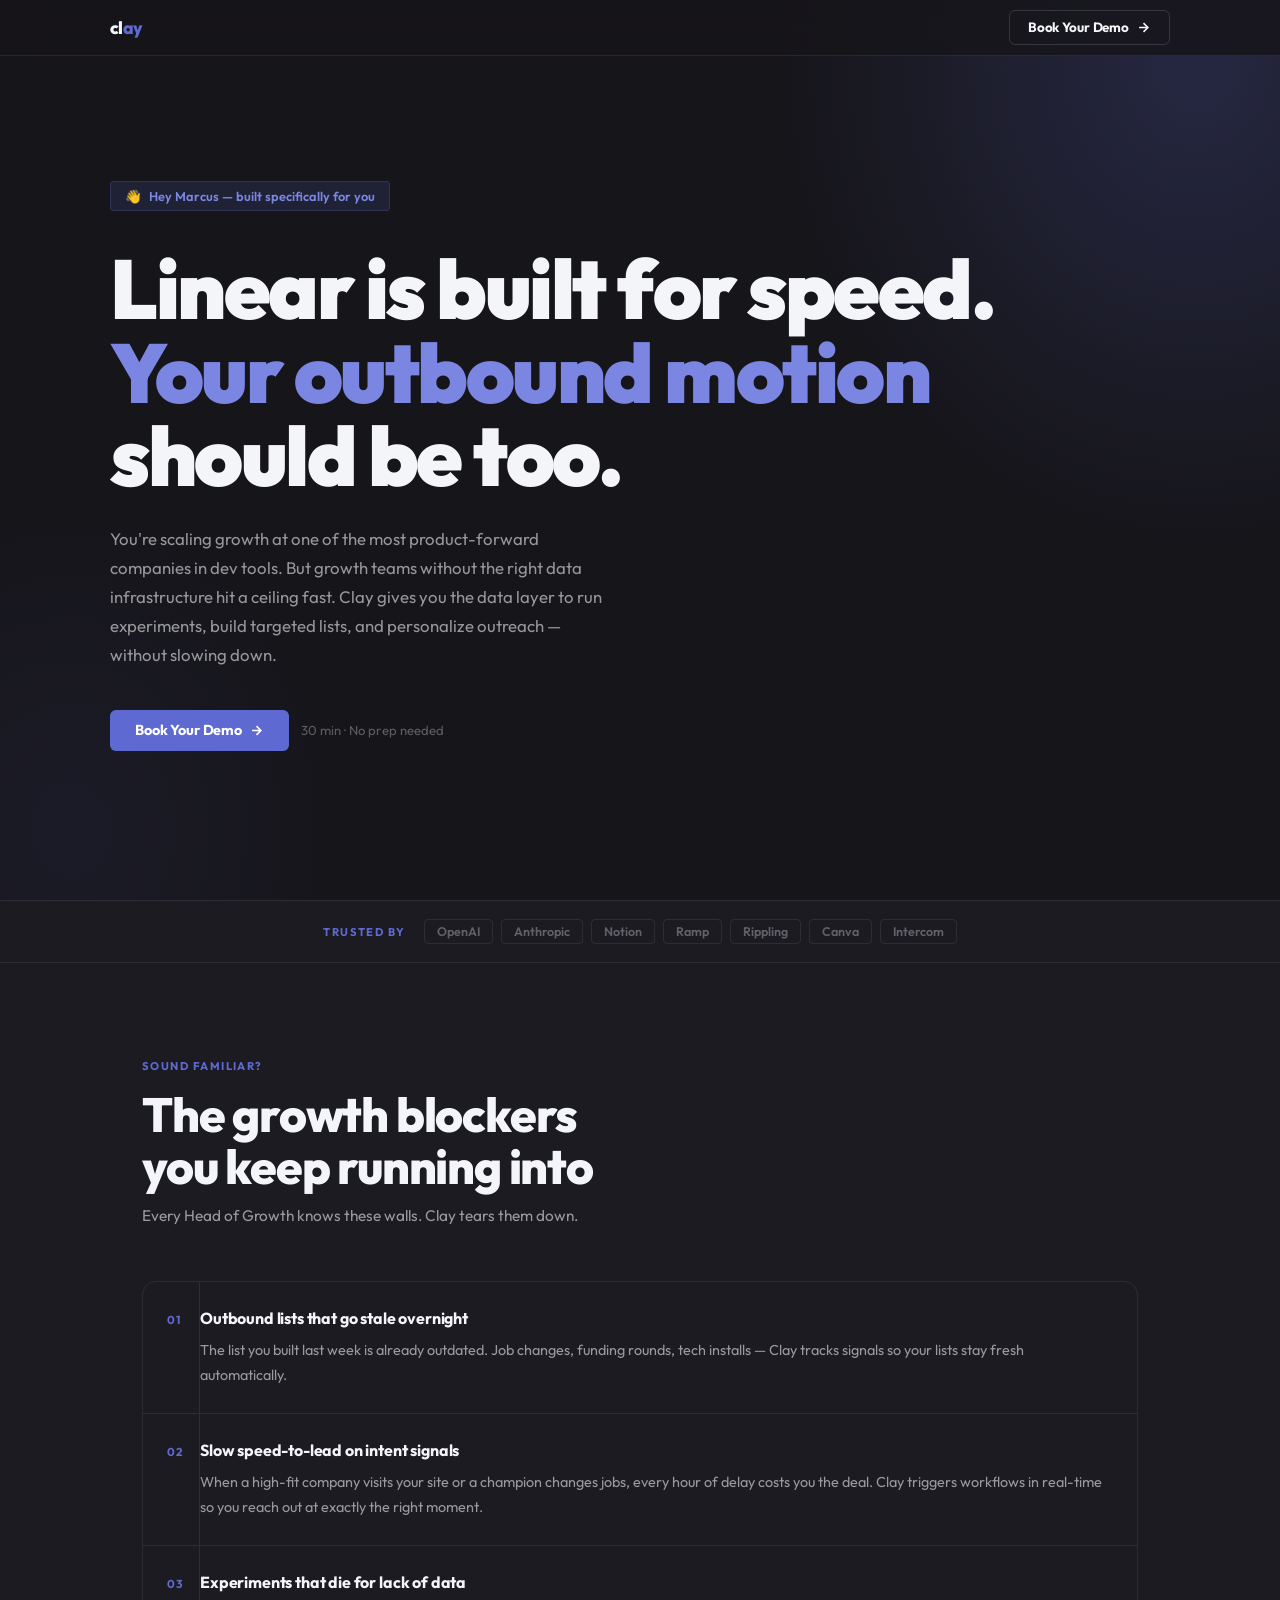
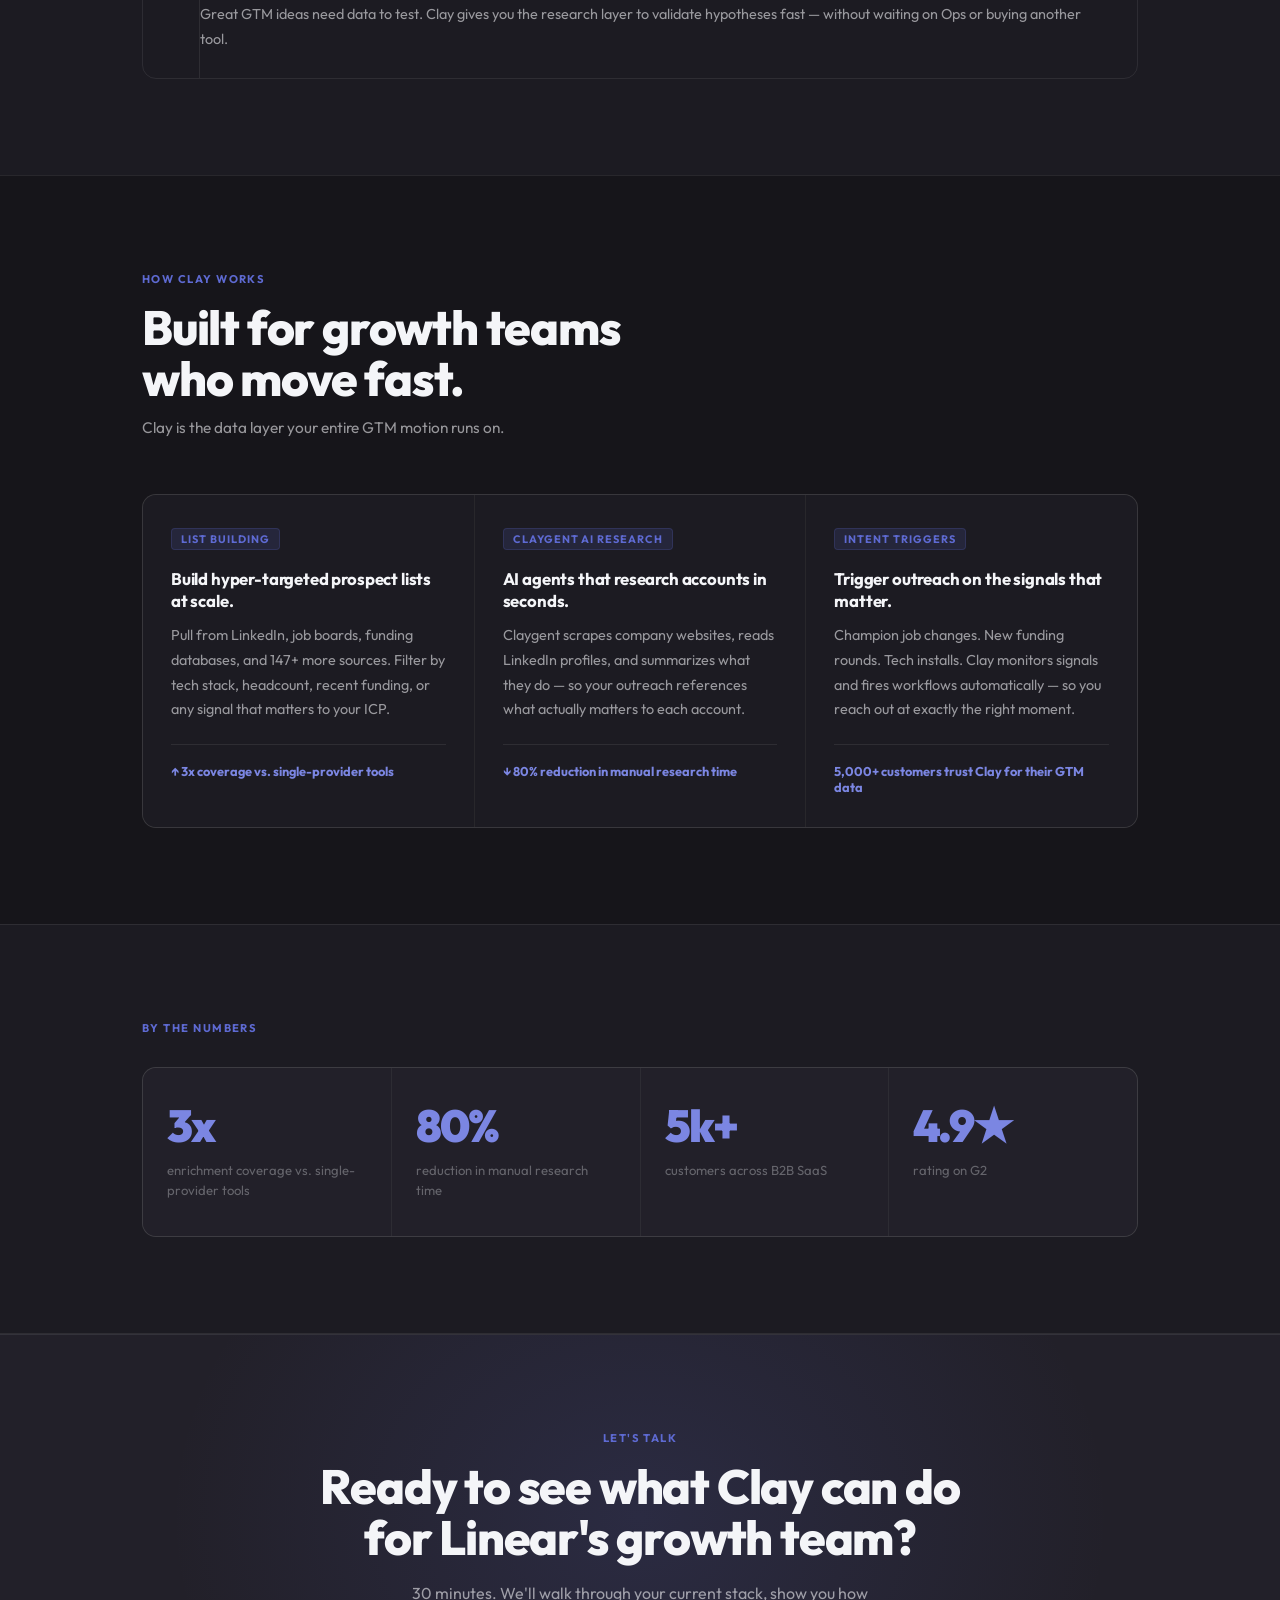
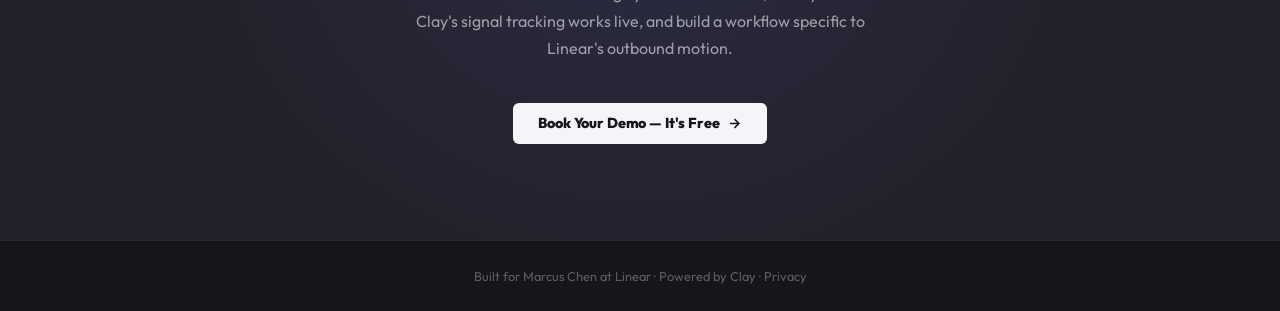
<file: landing-pages/marcus-linear.html>
<!DOCTYPE html>
<html lang="en">
<head>
  <meta charset="UTF-8" />
  <meta name="viewport" content="width=device-width, initial-scale=1.0" />
  <title>Clay × Linear — For Marcus Chen</title>
  <link rel="preconnect" href="https://fonts.googleapis.com" />
  <link rel="preconnect" href="https://fonts.gstatic.com" crossorigin />
  <link href="https://fonts.googleapis.com/css2?family=Outfit:wght@300;400;500;600;700;800;900&display=swap" rel="stylesheet" />
  <style>
    /* =====================================================
       CLAY × LINEAR — Marcus Chen
       Inspired by Linear's actual brand:
       · Nordic Gray dark (#16151A — purple-tinted near-black)
       · Mercury White text (#F4F5F8)
       · Signature purple accent (#5E6AD2)
       · Outfit 900 — geometric, precise, clean
       · Ultra-minimal, no clutter, every pixel earns its place
       ===================================================== */

    :root {
      --bg:        #16151A;   /* Linear Nordic — dark with purple undertone */
      --bg-1:      #1C1B22;
      --bg-2:      #222029;
      --bg-3:      #2A2833;

      --text:      #F4F5F8;   /* Linear Mercury White */
      --text-2:    rgba(244,245,248,0.58);
      --text-3:    rgba(244,245,248,0.32);

      --border:    rgba(244,245,248,0.08);
      --border-2:  rgba(244,245,248,0.14);

      --accent:      #5E6AD2;   /* Linear signature purple/indigo */
      --accent-dim:  rgba(94,106,210,0.14);
      --accent-glow: rgba(94,106,210,0.22);
      --accent-bright: #7B86E2; /* Lighter purple for stats */

      --radius:    8px;
      --radius-lg: 14px;
      --max-w:     1060px;
    }

    *, *::before, *::after { box-sizing: border-box; margin: 0; padding: 0; }
    html { scroll-behavior: smooth; }

    body {
      font-family: 'Outfit', sans-serif;
      background: var(--bg);
      color: var(--text);
      -webkit-font-smoothing: antialiased;
      overflow-x: hidden;
    }

    .container {
      max-width: var(--max-w);
      margin: 0 auto;
      padding: 0 32px;
    }

    /* ── Typography ── */
    h1 {
      font-size: clamp(3rem, 6.5vw, 5.2rem);
      font-weight: 900;
      line-height: 1.0;
      letter-spacing: -0.03em;
      color: var(--text);
    }
    h2 {
      font-size: clamp(1.9rem, 3.8vw, 3rem);
      font-weight: 800;
      line-height: 1.08;
      letter-spacing: -0.025em;
      color: var(--text);
    }
    h3 {
      font-size: 1.05rem;
      font-weight: 700;
      line-height: 1.35;
      letter-spacing: -0.01em;
      color: var(--text);
    }
    p { font-size: 0.9625rem; line-height: 1.72; color: var(--text-2); font-weight: 400; }

    /* ── Label / eyebrow ── */
    .label {
      font-size: 0.70rem;
      font-weight: 700;
      letter-spacing: 0.13em;
      text-transform: uppercase;
      color: var(--accent);
      margin-bottom: 16px;
    }

    /* ── Buttons ── */
    .btn {
      display: inline-flex;
      align-items: center;
      gap: 7px;
      font-family: 'Outfit', sans-serif;
      font-weight: 700;
      font-size: 0.9rem;
      letter-spacing: -0.01em;
      padding: 12px 24px;
      border-radius: 6px;   /* Linear uses slightly rounded, not pill */
      cursor: pointer;
      text-decoration: none;
      transition: transform 0.15s ease, box-shadow 0.15s ease, background 0.15s ease, opacity 0.15s ease;
      white-space: nowrap;
      line-height: 1;
    }
    .btn:focus-visible { outline: 2px solid var(--accent); outline-offset: 3px; }
    .btn svg { width: 15px; height: 15px; flex-shrink: 0; }
    .btn-sm { padding: 9px 18px; font-size: 0.84rem; }

    /* Purple solid — primary */
    .btn-purple {
      background: var(--accent);
      color: #fff;
      border: 1px solid transparent;
    }
    .btn-purple:hover {
      background: #6B77DC;
      transform: translateY(-1px);
      box-shadow: 0 6px 20px var(--accent-glow);
    }

    /* Subtle border — secondary */
    .btn-ghost {
      background: transparent;
      color: var(--text);
      border: 1px solid var(--border-2);
    }
    .btn-ghost:hover {
      background: var(--bg-2);
      border-color: rgba(244,245,248,0.25);
    }

    /* Light (for dark CTA section) */
    .btn-light {
      background: var(--text);
      color: var(--bg);
      border: 1px solid transparent;
      font-weight: 800;
    }
    .btn-light:hover {
      background: #e8eaee;
      transform: translateY(-1px);
      box-shadow: 0 6px 20px rgba(0,0,0,0.35);
    }

    /* =====================================================
       NAV
       ===================================================== */
    .nav {
      position: fixed;
      top: 0; left: 0; right: 0;
      z-index: 100;
      background: rgba(22,21,26,0.82);
      backdrop-filter: blur(18px);
      -webkit-backdrop-filter: blur(18px);
      border-bottom: 1px solid var(--border);
      height: 56px;
      display: flex;
      align-items: center;
      padding: 0 32px;
    }
    .nav-inner {
      max-width: var(--max-w);
      margin: 0 auto;
      width: 100%;
      display: flex;
      align-items: center;
      justify-content: space-between;
    }
    .nav-logo {
      font-size: 1.1rem;
      font-weight: 800;
      letter-spacing: -0.04em;
      color: var(--text);
      text-decoration: none;
    }
    .nav-logo span { color: var(--accent); }

    /* =====================================================
       HERO
       ===================================================== */
    .hero {
      min-height: 100vh;
      display: flex;
      align-items: center;
      padding: 112px 32px 80px;
      position: relative;
      overflow: hidden;
    }

    /* Linear-style: subtle purple radial from top-right */
    .hero::before {
      content: '';
      position: absolute;
      top: -20%;
      right: -10%;
      width: 55%;
      height: 90%;
      background: radial-gradient(ellipse at 70% 30%, var(--accent-glow) 0%, transparent 60%);
      pointer-events: none;
    }
    /* Faint second glow bottom-left */
    .hero::after {
      content: '';
      position: absolute;
      bottom: -10%;
      left: -5%;
      width: 35%;
      height: 60%;
      background: radial-gradient(ellipse at 30% 70%, rgba(94,106,210,0.08) 0%, transparent 60%);
      pointer-events: none;
    }

    .hero-inner {
      max-width: var(--max-w);
      margin: 0 auto;
      width: 100%;
      position: relative;
      z-index: 1;
    }

    .hero-pill {
      display: inline-flex;
      align-items: center;
      gap: 8px;
      background: var(--accent-dim);
      border: 1px solid rgba(94,106,210,0.25);
      border-radius: 4px;
      padding: 6px 14px;
      font-size: 0.80rem;
      font-weight: 600;
      color: var(--accent-bright);
      margin-bottom: 36px;
      animation: fade-up 0.45s ease both;
    }

    .hero h1 {
      margin-bottom: 28px;
      animation: fade-up 0.5s 0.06s ease both;
    }

    .hero h1 .hi {
      color: var(--accent-bright);
    }

    .hero-body {
      max-width: 500px;
      font-size: 1.05rem;
      margin-bottom: 40px;
      animation: fade-up 0.5s 0.12s ease both;
    }

    .hero-btns {
      display: flex;
      align-items: center;
      gap: 12px;
      flex-wrap: wrap;
      animation: fade-up 0.5s 0.18s ease both;
    }

    .hero-note {
      font-size: 0.82rem;
      color: var(--text-3);
    }

    /* =====================================================
       LOGO STRIP
       ===================================================== */
    .logo-strip {
      border-top: 1px solid var(--border);
      border-bottom: 1px solid var(--border);
      background: var(--bg-1);
      padding: 18px 32px;
    }
    .logo-strip-inner {
      max-width: var(--max-w);
      margin: 0 auto;
      display: flex;
      align-items: center;
      gap: 8px;
      flex-wrap: wrap;
      justify-content: center;
    }
    .logo-strip .label { margin: 0; margin-right: 10px; }
    .logo-pill {
      font-size: 0.78rem;
      font-weight: 600;
      color: var(--text-3);
      padding: 4px 12px;
      border: 1px solid var(--border);
      border-radius: 4px;
      transition: color 0.15s, border-color 0.15s;
    }
    .logo-pill:hover { color: var(--text-2); border-color: var(--border-2); }

    /* =====================================================
       PAIN POINTS
       ===================================================== */
    .pain-points {
      padding: 96px 32px;
      background: var(--bg-1);
    }

    .section-hd { margin-bottom: 52px; }
    .section-hd h2 { margin-bottom: 10px; }
    .section-hd p  { max-width: 440px; }

    /* Linear-style: thin full-width bordered list */
    .pain-list {
      border: 1px solid var(--border);
      border-radius: var(--radius-lg);
      overflow: hidden;
    }

    .pain-item {
      display: grid;
      grid-template-columns: 56px 1fr;
      gap: 0;
      border-bottom: 1px solid var(--border);
      transition: background 0.15s ease;
    }
    .pain-item:last-child { border-bottom: none; }
    .pain-item:hover { background: var(--bg-2); }

    .pain-num {
      font-size: 0.72rem;
      font-weight: 700;
      letter-spacing: 0.08em;
      color: var(--accent);
      padding: 28px 0 28px 24px;
      display: flex;
      align-items: flex-start;
      padding-top: 30px;
    }

    .pain-body {
      padding: 26px 28px 26px 0;
      border-left: 1px solid var(--border);
    }
    .pain-body h3 { margin-bottom: 8px; font-size: 1.0rem; }
    .pain-body p  { font-size: 0.9rem; }

    /* =====================================================
       FEATURES
       ===================================================== */
    .features {
      padding: 96px 32px;
      background: var(--bg);
      border-top: 1px solid var(--border);
    }

    .features-grid {
      display: grid;
      grid-template-columns: repeat(auto-fit, minmax(310px, 1fr));
      gap: 1px;
      background: var(--border);
      border: 1px solid var(--border);
      border-radius: var(--radius-lg);
      overflow: hidden;
    }

    .feat {
      background: var(--bg-1);
      padding: 32px 28px;
      position: relative;
      transition: background 0.15s ease;
    }
    .feat:hover { background: var(--bg-2); }

    /* Purple top-border on hover */
    .feat::before {
      content: '';
      position: absolute;
      top: 0; left: 0; right: 0;
      height: 2px;
      background: var(--accent);
      transform: scaleX(0);
      transform-origin: left;
      transition: transform 0.25s ease;
    }
    .feat:hover::before { transform: scaleX(1); }

    .feat-tag {
      font-size: 0.68rem;
      font-weight: 700;
      letter-spacing: 0.09em;
      text-transform: uppercase;
      color: var(--accent);
      background: var(--accent-dim);
      border: 1px solid rgba(94,106,210,0.20);
      border-radius: 4px;
      padding: 3px 9px;
      display: inline-block;
      margin-bottom: 18px;
    }

    .feat h3 { margin-bottom: 10px; font-size: 1.05rem; }
    .feat p  { font-size: 0.9rem; }

    .feat-metric {
      margin-top: 22px;
      padding-top: 18px;
      border-top: 1px solid var(--border);
      font-size: 0.80rem;
      font-weight: 700;
      color: var(--accent-bright);
    }

    /* =====================================================
       STATS
       ===================================================== */
    .stats-section {
      padding: 96px 32px;
      background: var(--bg-1);
      border-top: 1px solid var(--border);
      border-bottom: 1px solid var(--border);
    }

    .stats-grid {
      display: grid;
      grid-template-columns: repeat(4,1fr);
      gap: 1px;
      background: var(--border);
      border: 1px solid var(--border);
      border-radius: var(--radius-lg);
      overflow: hidden;
    }

    .stat {
      background: var(--bg-2);
      padding: 36px 24px;
    }

    .stat-num {
      font-size: 2.8rem;
      font-weight: 900;
      letter-spacing: -0.04em;
      line-height: 1;
      color: var(--accent-bright);
      display: block;
      margin-bottom: 10px;
    }

    .stat-label {
      font-size: 0.82rem;
      color: var(--text-3);
      line-height: 1.4;
    }

    /* =====================================================
       FINAL CTA — deep purple section
       ===================================================== */
    .final-cta {
      padding: 96px 32px;
      text-align: center;
      background: var(--bg-2);
      border-top: 1px solid var(--border);
      position: relative;
      overflow: hidden;
    }

    /* Purple glow behind CTA text */
    .final-cta::before {
      content: '';
      position: absolute;
      top: -20%;
      left: 50%;
      transform: translateX(-50%);
      width: 80%;
      height: 140%;
      background: radial-gradient(ellipse at 50% 40%, rgba(94,106,210,0.15) 0%, transparent 65%);
      pointer-events: none;
    }

    .final-cta .label { position: relative; z-index: 1; }
    .final-cta h2 { margin-bottom: 16px; position: relative; z-index: 1; }
    .final-cta p  {
      color: var(--text-2);
      max-width: 460px;
      margin: 0 auto 40px;
      font-size: 1rem;
      position: relative;
      z-index: 1;
    }
    .final-cta .btn { position: relative; z-index: 1; }

    /* =====================================================
       FOOTER
       ===================================================== */
    footer {
      background: var(--bg);
      border-top: 1px solid var(--border);
      padding: 24px 32px;
      text-align: center;
    }
    footer p { font-size: 0.80rem; color: var(--text-3); }
    footer a { color: var(--text-3); text-decoration: none; transition: color 0.15s; }
    footer a:hover { color: var(--text-2); }

    /* =====================================================
       ANIMATIONS
       ===================================================== */
    @keyframes fade-up {
      from { opacity: 0; transform: translateY(14px); }
      to   { opacity: 1; transform: translateY(0); }
    }

    /* =====================================================
       RESPONSIVE
       ===================================================== */
    @media (max-width: 860px) {
      .stats-grid { grid-template-columns: repeat(2,1fr); }
    }
    @media (max-width: 640px) {
      .hero { padding: 96px 20px 60px; }
      .pain-points, .features, .stats-section, .final-cta { padding: 64px 20px; }
      .hero-btns { flex-direction: column; align-items: flex-start; }
      .nav .btn-sm { display: none; }
      .container { padding: 0 20px; }
    }
    @media (prefers-reduced-motion: reduce) {
      .hero-pill, .hero h1, .hero-body, .hero-btns { animation: none; }
      .feat { transition: none; }
      .feat::before { transition: none; }
    }
  </style>
</head>
<body>

  <!-- NAV -->
  <nav class="nav">
    <div class="nav-inner">
      <a href="#" class="nav-logo">cl<span>ay</span></a>
      <a href="#book-demo" class="btn btn-ghost btn-sm">
        Book Your Demo
        <svg aria-hidden="true" viewBox="0 0 24 24" fill="none" stroke="currentColor" stroke-width="2.5"><path d="M5 12h14M12 5l7 7-7 7"/></svg>
      </a>
    </div>
  </nav>

  <!-- HERO -->
  <section class="hero">
    <div class="hero-inner">
      <div class="hero-pill">
        <span>👋</span> Hey Marcus — built specifically for you
      </div>
      <h1>
        Linear is built for speed.<br/>
        <span class="hi">Your outbound motion</span><br/>
        should be too.
      </h1>
      <p class="hero-body">
        You're scaling growth at one of the most product-forward companies in dev tools.
        But growth teams without the right data infrastructure hit a ceiling fast.
        Clay gives you the data layer to run experiments, build targeted lists,
        and personalize outreach — without slowing down.
      </p>
      <div class="hero-btns">
        <a href="#book-demo" class="btn btn-purple">
          Book Your Demo
          <svg aria-hidden="true" viewBox="0 0 24 24" fill="none" stroke="currentColor" stroke-width="2.5"><path d="M5 12h14M12 5l7 7-7 7"/></svg>
        </a>
        <span class="hero-note">30 min · No prep needed</span>
      </div>
    </div>
  </section>

  <!-- LOGO STRIP -->
  <div class="logo-strip">
    <div class="logo-strip-inner">
      <span class="label">Trusted by</span>
      <span class="logo-pill">OpenAI</span>
      <span class="logo-pill">Anthropic</span>
      <span class="logo-pill">Notion</span>
      <span class="logo-pill">Ramp</span>
      <span class="logo-pill">Rippling</span>
      <span class="logo-pill">Canva</span>
      <span class="logo-pill">Intercom</span>
    </div>
  </div>

  <!-- PAIN POINTS -->
  <section class="pain-points">
    <div class="container">
      <div class="section-hd">
        <div class="label">Sound familiar?</div>
        <h2>The growth blockers<br/>you keep running into</h2>
        <p>Every Head of Growth knows these walls. Clay tears them down.</p>
      </div>
      <div class="pain-list">
        <div class="pain-item">
          <span class="pain-num">01</span>
          <div class="pain-body">
            <h3>Outbound lists that go stale overnight</h3>
            <p>The list you built last week is already outdated. Job changes, funding rounds, tech installs — Clay tracks signals so your lists stay fresh automatically.</p>
          </div>
        </div>
        <div class="pain-item">
          <span class="pain-num">02</span>
          <div class="pain-body">
            <h3>Slow speed-to-lead on intent signals</h3>
            <p>When a high-fit company visits your site or a champion changes jobs, every hour of delay costs you the deal. Clay triggers workflows in real-time so you reach out at exactly the right moment.</p>
          </div>
        </div>
        <div class="pain-item">
          <span class="pain-num">03</span>
          <div class="pain-body">
            <h3>Experiments that die for lack of data</h3>
            <p>Great GTM ideas need data to test. Clay gives you the research layer to validate hypotheses fast — without waiting on Ops or buying another tool.</p>
          </div>
        </div>
      </div>
    </div>
  </section>

  <!-- FEATURES -->
  <section class="features">
    <div class="container">
      <div class="section-hd">
        <div class="label">How Clay works</div>
        <h2>Built for growth teams<br/>who move fast.</h2>
        <p>Clay is the data layer your entire GTM motion runs on.</p>
      </div>
      <div class="features-grid">
        <div class="feat">
          <span class="feat-tag">List Building</span>
          <h3>Build hyper-targeted prospect lists at scale.</h3>
          <p>Pull from LinkedIn, job boards, funding databases, and 147+ more sources. Filter by tech stack, headcount, recent funding, or any signal that matters to your ICP.</p>
          <div class="feat-metric">↑ 3x coverage vs. single-provider tools</div>
        </div>
        <div class="feat">
          <span class="feat-tag">Claygent AI Research</span>
          <h3>AI agents that research accounts in seconds.</h3>
          <p>Claygent scrapes company websites, reads LinkedIn profiles, and summarizes what they do — so your outreach references what actually matters to each account.</p>
          <div class="feat-metric">↓ 80% reduction in manual research time</div>
        </div>
        <div class="feat">
          <span class="feat-tag">Intent Triggers</span>
          <h3>Trigger outreach on the signals that matter.</h3>
          <p>Champion job changes. New funding rounds. Tech installs. Clay monitors signals and fires workflows automatically — so you reach out at exactly the right moment.</p>
          <div class="feat-metric">5,000+ customers trust Clay for their GTM data</div>
        </div>
      </div>
    </div>
  </section>

  <!-- STATS -->
  <section class="stats-section">
    <div class="container">
      <div class="label" style="margin-bottom:32px;">By the numbers</div>
      <div class="stats-grid">
        <div class="stat">
          <span class="stat-num">3x</span>
          <span class="stat-label">enrichment coverage vs. single-provider tools</span>
        </div>
        <div class="stat">
          <span class="stat-num">80%</span>
          <span class="stat-label">reduction in manual research time</span>
        </div>
        <div class="stat">
          <span class="stat-num">5k+</span>
          <span class="stat-label">customers across B2B SaaS</span>
        </div>
        <div class="stat">
          <span class="stat-num">4.9★</span>
          <span class="stat-label">rating on G2</span>
        </div>
      </div>
    </div>
  </section>

  <!-- FINAL CTA -->
  <section class="final-cta" id="book-demo">
    <div class="container">
      <div class="label">Let's talk</div>
      <h2>Ready to see what Clay can do<br/>for Linear's growth team?</h2>
      <p>30 minutes. We'll walk through your current stack, show you how Clay's signal tracking works live, and build a workflow specific to Linear's outbound motion.</p>
      <!-- TODO: Replace CALENDLY_LINK_PLACEHOLDER with real Calendly URL before sharing -->
      <a href="CALENDLY_LINK_PLACEHOLDER" class="btn btn-light">
        Book Your Demo — It's Free
        <svg aria-hidden="true" viewBox="0 0 24 24" fill="none" stroke="currentColor" stroke-width="2.5"><path d="M5 12h14M12 5l7 7-7 7"/></svg>
      </a>
    </div>
  </section>

  <!-- FOOTER -->
  <footer>
    <p>Built for Marcus Chen at Linear · Powered by <a href="https://clay.com">Clay</a> · <a href="https://clay.com/privacy">Privacy</a></p>
  </footer>

</body>
</html>
</file>
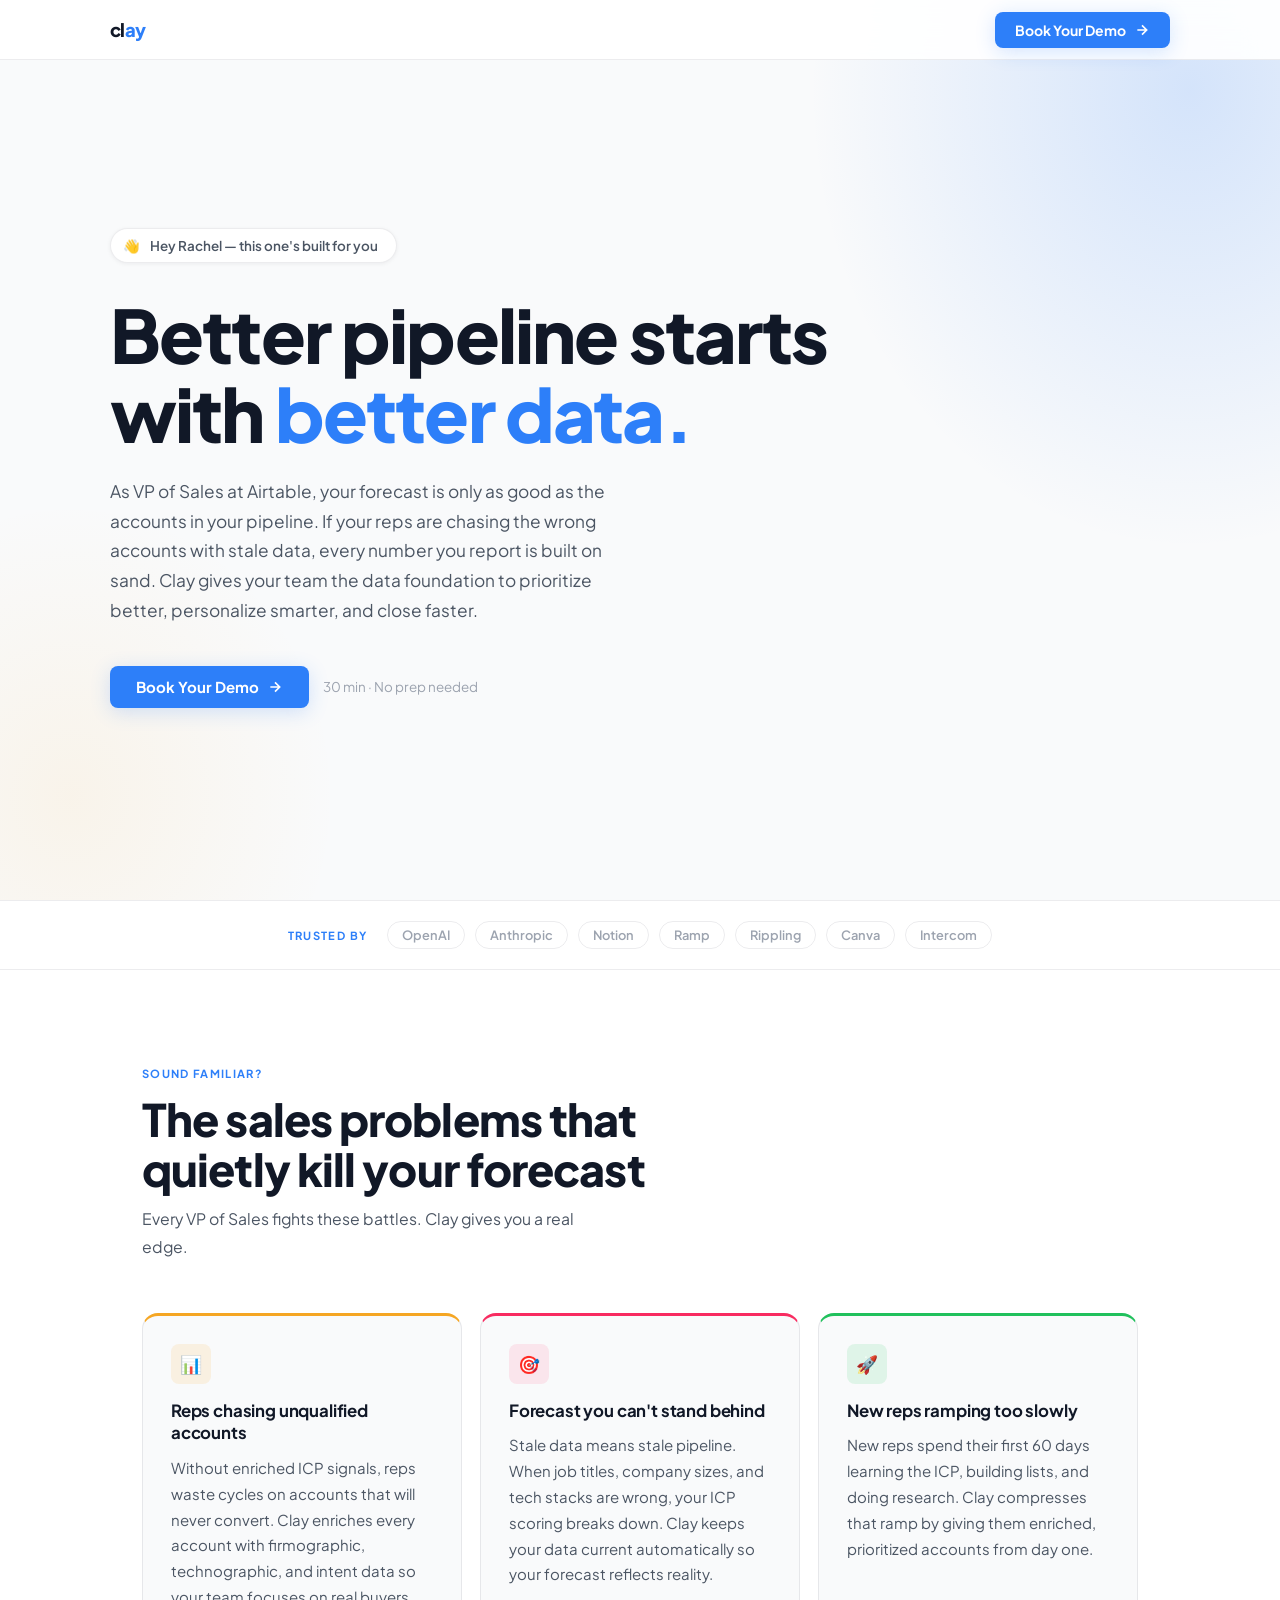
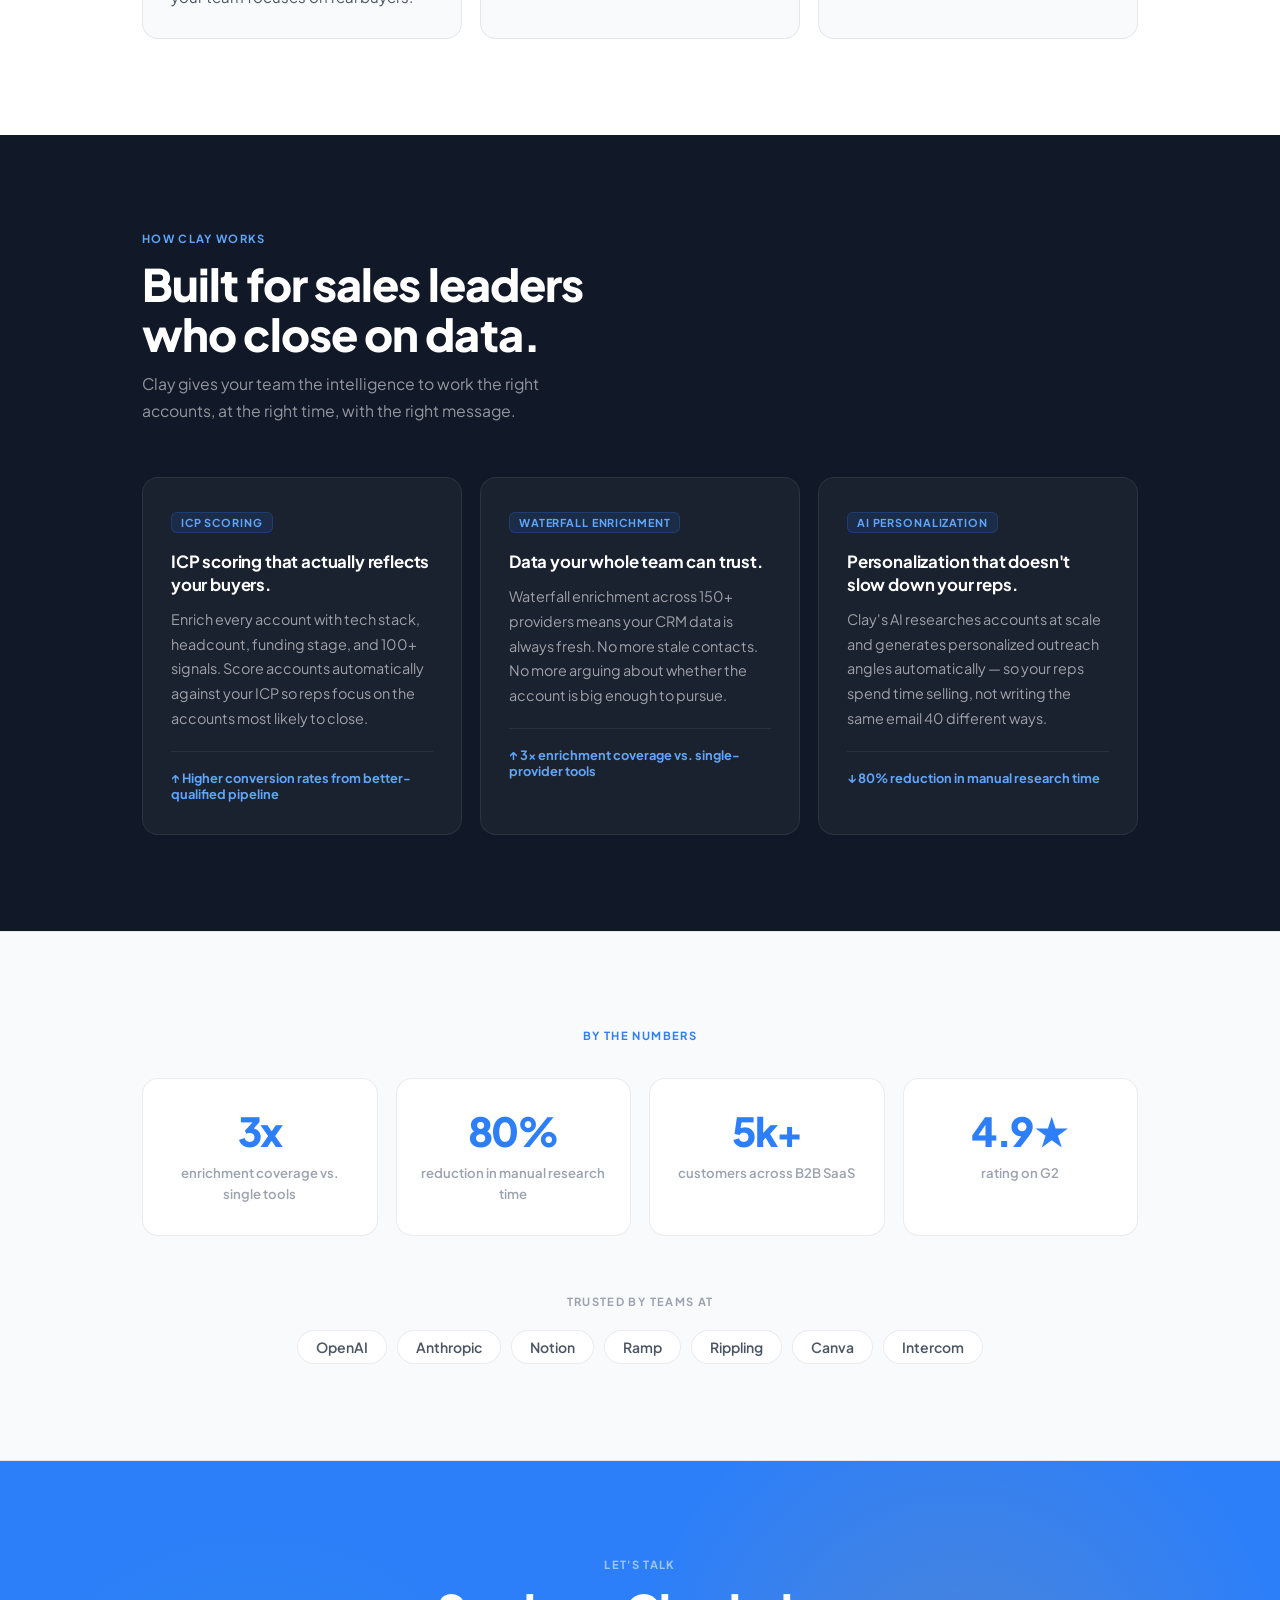
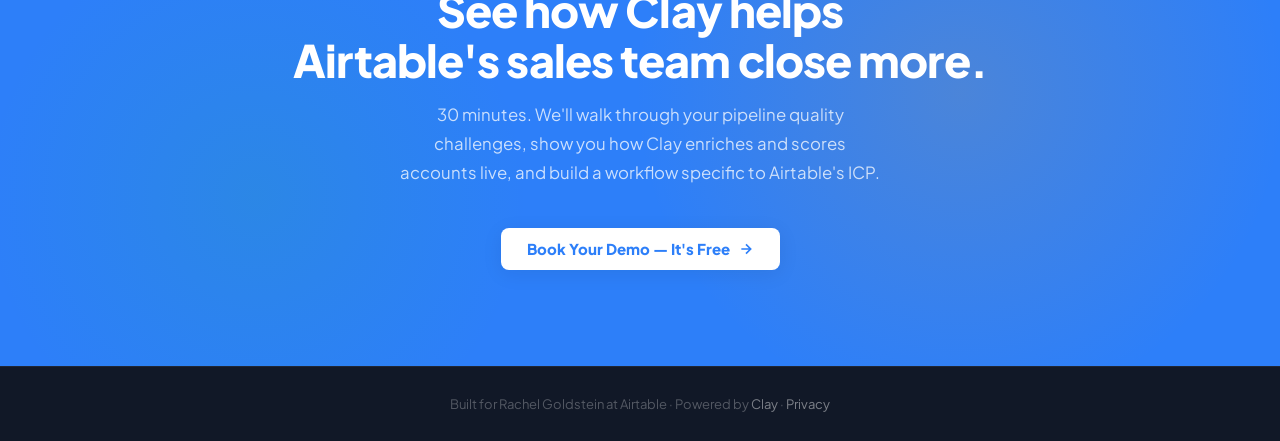
<file: landing-pages/rachel-airtable.html>
<!DOCTYPE html>
<html lang="en">
<head>
  <meta charset="UTF-8" />
  <meta name="viewport" content="width=device-width, initial-scale=1.0" />
  <title>Clay × Airtable — For Rachel Goldstein</title>
  <link rel="preconnect" href="https://fonts.googleapis.com" />
  <link rel="preconnect" href="https://fonts.gstatic.com" crossorigin />
  <link href="https://fonts.googleapis.com/css2?family=Plus+Jakarta+Sans:ital,wght@0,400;0,500;0,600;0,700;0,800;1,400&display=swap" rel="stylesheet" />
  <style>
    /* =====================================================
       CLAY × AIRTABLE — Rachel Goldstein
       Inspired by Airtable's brand:
       · Clean white background — open, enterprise-friendly
       · Airtable blue #2D7FF9 as primary action color
       · Multi-color accents: yellow, green, red — Airtable's
         signature "spreadsheet rainbow" energy
       · Plus Jakarta Sans 800 — modern, precise, confident
       · Light and spacious, but with colorful moments
       ===================================================== */

    :root {
      --bg:         #FFFFFF;
      --bg-soft:    #F9FAFB;   /* Very light gray */
      --bg-dark:    #111827;   /* Dark section */

      --text:       #111827;
      --text-2:     #4B5563;
      --text-3:     #9CA3AF;

      --border:     rgba(17,24,39,0.08);
      --border-b:   rgba(45,127,249,0.20);

      /* Airtable primary */
      --blue:       #2D7FF9;
      --blue-dim:   rgba(45,127,249,0.10);
      --blue-glow:  rgba(45,127,249,0.18);
      --blue-dark:  #1A6AE8;

      /* Airtable accent colors (the "rainbow" system) */
      --yellow:     #F5A623;
      --yellow-dim: rgba(245,166,35,0.12);
      --green:      #20C05C;
      --green-dim:  rgba(32,192,92,0.12);
      --red:        #F82B60;
      --red-dim:    rgba(248,43,96,0.10);

      --radius:     8px;
      --radius-lg:  16px;
      --max-w:      1060px;

      --shadow-sm:  0 1px 4px rgba(17,24,39,0.06);
      --shadow-md:  0 4px 20px rgba(17,24,39,0.08);
      --shadow-b:   0 4px 20px rgba(45,127,249,0.20);
    }

    *, *::before, *::after { box-sizing: border-box; margin: 0; padding: 0; }
    html { scroll-behavior: smooth; }

    body {
      font-family: 'Plus Jakarta Sans', sans-serif;
      background: var(--bg);
      color: var(--text);
      -webkit-font-smoothing: antialiased;
      overflow-x: hidden;
    }

    .container {
      max-width: var(--max-w);
      margin: 0 auto;
      padding: 0 32px;
    }

    /* ── Typography ── */
    h1 {
      font-size: clamp(2.6rem, 5.8vw, 4.6rem);
      font-weight: 800;
      line-height: 1.07;
      letter-spacing: -0.025em;
      color: var(--text);
    }
    h2 {
      font-size: clamp(1.8rem, 3.5vw, 2.8rem);
      font-weight: 800;
      line-height: 1.12;
      letter-spacing: -0.02em;
      color: var(--text);
    }
    h3 {
      font-size: 1.05rem;
      font-weight: 700;
      line-height: 1.35;
      letter-spacing: -0.01em;
      color: var(--text);
    }
    p { font-size: 0.9875rem; line-height: 1.72; color: var(--text-2); }

    /* ── Label ── */
    .label {
      font-size: 0.70rem;
      font-weight: 700;
      letter-spacing: 0.12em;
      text-transform: uppercase;
      color: var(--blue);
      margin-bottom: 14px;
    }

    /* ── Buttons ── */
    .btn {
      display: inline-flex;
      align-items: center;
      gap: 8px;
      font-family: 'Plus Jakarta Sans', sans-serif;
      font-weight: 700;
      font-size: 0.9375rem;
      padding: 13px 26px;
      border-radius: 8px;
      cursor: pointer;
      text-decoration: none;
      transition: transform 0.16s ease, box-shadow 0.16s ease, background 0.16s ease;
      white-space: nowrap;
      line-height: 1;
    }
    .btn:focus-visible { outline: 2px solid var(--blue); outline-offset: 3px; }
    .btn svg { width: 16px; height: 16px; flex-shrink: 0; }
    .btn-sm { padding: 10px 20px; font-size: 0.875rem; }

    .btn-blue {
      background: var(--blue);
      color: #fff;
      box-shadow: var(--shadow-b);
    }
    .btn-blue:hover {
      background: var(--blue-dark);
      transform: translateY(-2px);
      box-shadow: 0 8px 28px var(--blue-glow);
    }

    .btn-ghost {
      background: transparent;
      color: var(--text);
      border: 1.5px solid var(--border);
    }
    .btn-ghost:hover {
      border-color: var(--blue);
      color: var(--blue);
      transform: translateY(-1px);
    }

    .btn-white {
      background: #fff;
      color: var(--blue);
      font-weight: 800;
      box-shadow: var(--shadow-md);
    }
    .btn-white:hover {
      background: #f0f7ff;
      transform: translateY(-2px);
      box-shadow: 0 8px 24px rgba(0,0,0,0.12);
    }

    /* =====================================================
       NAV
       ===================================================== */
    .nav {
      position: fixed;
      top: 0; left: 0; right: 0;
      z-index: 100;
      background: rgba(255,255,255,0.92);
      backdrop-filter: blur(16px);
      -webkit-backdrop-filter: blur(16px);
      border-bottom: 1px solid var(--border);
      height: 60px;
      display: flex;
      align-items: center;
      padding: 0 32px;
    }
    .nav-inner {
      max-width: var(--max-w);
      margin: 0 auto;
      width: 100%;
      display: flex;
      align-items: center;
      justify-content: space-between;
    }
    .nav-logo {
      font-size: 1.15rem;
      font-weight: 800;
      letter-spacing: -0.03em;
      color: var(--text);
      text-decoration: none;
    }
    .nav-logo span { color: var(--blue); }

    /* =====================================================
       HERO
       ===================================================== */
    .hero {
      min-height: 100vh;
      display: flex;
      align-items: center;
      padding: 116px 32px 80px;
      background: var(--bg-soft);
      position: relative;
      overflow: hidden;
    }

    /* Blue glow top right */
    .hero::before {
      content: '';
      position: absolute;
      top: -10%;
      right: -8%;
      width: 50%;
      height: 80%;
      background: radial-gradient(ellipse at 70% 25%, var(--blue-glow) 0%, transparent 60%);
      pointer-events: none;
    }
    /* Yellow warmth bottom left */
    .hero::after {
      content: '';
      position: absolute;
      bottom: -5%;
      left: -5%;
      width: 35%;
      height: 55%;
      background: radial-gradient(ellipse at 30% 70%, rgba(245,166,35,0.08) 0%, transparent 60%);
      pointer-events: none;
    }

    .hero-inner {
      max-width: var(--max-w);
      margin: 0 auto;
      width: 100%;
      position: relative;
      z-index: 1;
    }

    .hero-badge {
      display: inline-flex;
      align-items: center;
      gap: 10px;
      background: var(--bg);
      border: 1.5px solid var(--border);
      border-radius: 50px;
      padding: 8px 18px 8px 12px;
      font-size: 0.84rem;
      font-weight: 600;
      color: var(--text-2);
      margin-bottom: 32px;
      box-shadow: var(--shadow-sm);
      animation: fade-up 0.48s ease both;
    }

    .hero h1 {
      margin-bottom: 24px;
      animation: fade-up 0.52s 0.07s ease both;
    }

    .hero h1 .blue  { color: var(--blue); }

    .hero-desc {
      max-width: 540px;
      font-size: 1.08rem;
      margin-bottom: 40px;
      animation: fade-up 0.52s 0.13s ease both;
    }

    .hero-btns {
      display: flex;
      align-items: center;
      gap: 14px;
      flex-wrap: wrap;
      animation: fade-up 0.52s 0.19s ease both;
    }

    .hero-note { font-size: 0.84rem; color: var(--text-3); }

    /* =====================================================
       LOGO STRIP
       ===================================================== */
    .logo-strip {
      background: var(--bg);
      border-top: 1px solid var(--border);
      border-bottom: 1px solid var(--border);
      padding: 20px 32px;
    }
    .logo-strip-inner {
      max-width: var(--max-w);
      margin: 0 auto;
      display: flex;
      align-items: center;
      gap: 10px;
      flex-wrap: wrap;
      justify-content: center;
    }
    .logo-strip .label { margin: 0; margin-right: 10px; }
    .logo-pill {
      font-size: 0.80rem;
      font-weight: 600;
      color: var(--text-3);
      padding: 5px 14px;
      border: 1.5px solid var(--border);
      border-radius: 50px;
      transition: color 0.15s, border-color 0.15s;
    }
    .logo-pill:hover { color: var(--blue); border-color: var(--border-b); }

    /* =====================================================
       PAIN POINTS
       ===================================================== */
    .pain-points {
      padding: 96px 32px;
      background: var(--bg);
    }

    .section-hd { margin-bottom: 52px; }
    .section-hd h2 { margin-bottom: 12px; }
    .section-hd p  { max-width: 440px; }

    .cards {
      display: grid;
      grid-template-columns: repeat(auto-fit, minmax(290px, 1fr));
      gap: 18px;
    }

    .card {
      background: var(--bg-soft);
      border: 1.5px solid var(--border);
      border-radius: var(--radius-lg);
      padding: 28px;
      position: relative;
      transition: transform 0.2s ease, box-shadow 0.2s ease;
      overflow: hidden;
    }
    .card:hover {
      transform: translateY(-4px);
      box-shadow: var(--shadow-md);
    }

    /* Colored top border per card — Airtable rainbow */
    .card:nth-child(1) { border-top: 3px solid var(--yellow); }
    .card:nth-child(2) { border-top: 3px solid var(--red); }
    .card:nth-child(3) { border-top: 3px solid var(--green); }

    .card-icon {
      width: 40px;
      height: 40px;
      border-radius: var(--radius);
      display: flex;
      align-items: center;
      justify-content: center;
      font-size: 1.1rem;
      margin-bottom: 16px;
    }
    .card:nth-child(1) .card-icon { background: var(--yellow-dim); }
    .card:nth-child(2) .card-icon { background: var(--red-dim); }
    .card:nth-child(3) .card-icon { background: var(--green-dim); }

    .card h3 { margin-bottom: 10px; }
    .card p  { font-size: 0.9375rem; }

    /* =====================================================
       FEATURES — Dark section
       ===================================================== */
    .features {
      background: var(--bg-dark);
      padding: 96px 32px;
    }

    .features .label { color: #60A5FA; }
    .features h2 { color: #fff; }
    .features .section-hd p { color: rgba(255,255,255,0.55); }

    .features-grid {
      display: grid;
      grid-template-columns: repeat(auto-fit, minmax(300px, 1fr));
      gap: 18px;
    }

    .feat {
      background: rgba(255,255,255,0.04);
      border: 1px solid rgba(255,255,255,0.08);
      border-radius: var(--radius-lg);
      padding: 32px 28px;
      position: relative;
      overflow: hidden;
      transition: background 0.2s ease, border-color 0.2s ease;
    }
    .feat:hover {
      background: rgba(255,255,255,0.07);
      border-color: rgba(45,127,249,0.30);
    }

    /* Blue glow bottom-right */
    .feat::after {
      content: '';
      position: absolute;
      bottom: -15px;
      right: -15px;
      width: 80px;
      height: 80px;
      background: radial-gradient(circle, rgba(45,127,249,0.12) 0%, transparent 70%);
      pointer-events: none;
      opacity: 0;
      transition: opacity 0.3s ease;
    }
    .feat:hover::after { opacity: 1; }

    .feat-tag {
      font-size: 0.68rem;
      font-weight: 700;
      letter-spacing: 0.08em;
      text-transform: uppercase;
      color: #60A5FA;
      background: rgba(45,127,249,0.12);
      border: 1px solid rgba(45,127,249,0.22);
      border-radius: 6px;
      padding: 3px 9px;
      display: inline-block;
      margin-bottom: 18px;
    }

    .feat h3 { color: #fff; font-size: 1.05rem; margin-bottom: 10px; }
    .feat p  { color: rgba(255,255,255,0.58); font-size: 0.9rem; }

    .feat-stat {
      margin-top: 20px;
      padding-top: 18px;
      border-top: 1px solid rgba(255,255,255,0.07);
      font-size: 0.80rem;
      font-weight: 700;
      color: #60A5FA;
    }

    /* =====================================================
       STATS
       ===================================================== */
    .stats-section {
      padding: 96px 32px;
      background: var(--bg-soft);
      border-top: 1px solid var(--border);
      border-bottom: 1px solid var(--border);
    }

    .stats-grid {
      display: grid;
      grid-template-columns: repeat(4,1fr);
      gap: 18px;
      margin-bottom: 56px;
    }

    .stat {
      background: var(--bg);
      border: 1.5px solid var(--border);
      border-radius: var(--radius-lg);
      padding: 32px 20px;
      text-align: center;
      transition: border-color 0.2s ease, box-shadow 0.2s ease;
    }
    .stat:hover { border-color: var(--border-b); box-shadow: var(--shadow-md); }

    .stat-num {
      font-size: 2.5rem;
      font-weight: 800;
      letter-spacing: -0.04em;
      line-height: 1;
      color: var(--blue);
      display: block;
      margin-bottom: 10px;
    }

    .stat-label {
      font-size: 0.82rem;
      color: var(--text-3);
      line-height: 1.4;
      font-weight: 600;
    }

    .logos-label {
      font-size: 0.70rem;
      font-weight: 700;
      letter-spacing: 0.12em;
      text-transform: uppercase;
      color: var(--text-3);
      text-align: center;
      margin-bottom: 18px;
    }
    .logos-row {
      display: flex;
      flex-wrap: wrap;
      justify-content: center;
      gap: 10px;
    }
    .logo-chip {
      background: var(--bg);
      border: 1.5px solid var(--border);
      border-radius: 50px;
      padding: 7px 18px;
      font-size: 0.875rem;
      font-weight: 600;
      color: var(--text-2);
    }

    /* =====================================================
       FINAL CTA — Airtable blue full section
       ===================================================== */
    .final-cta {
      background: var(--blue);
      padding: 96px 32px;
      text-align: center;
      position: relative;
      overflow: hidden;
    }

    /* Airtable rainbow dots texture */
    .final-cta::before {
      content: '';
      position: absolute;
      top: -30%;
      right: -5%;
      width: 60%;
      aspect-ratio: 1;
      background: radial-gradient(circle, rgba(245,166,35,0.15) 0%, transparent 60%);
      pointer-events: none;
    }
    .final-cta::after {
      content: '';
      position: absolute;
      bottom: -30%;
      left: -5%;
      width: 50%;
      aspect-ratio: 1;
      background: radial-gradient(circle, rgba(32,192,92,0.12) 0%, transparent 60%);
      pointer-events: none;
    }

    .final-cta .label { color: rgba(255,255,255,0.55); position: relative; z-index: 1; }
    .final-cta h2 { color: #fff; margin-bottom: 16px; position: relative; z-index: 1; }
    .final-cta p  {
      color: rgba(255,255,255,0.75);
      max-width: 480px;
      margin: 0 auto 40px;
      font-size: 1.05rem;
      position: relative;
      z-index: 1;
    }
    .final-cta .btn { position: relative; z-index: 1; }

    /* =====================================================
       FOOTER
       ===================================================== */
    footer {
      background: var(--bg-dark);
      padding: 26px 32px;
      text-align: center;
      border-top: 1px solid rgba(255,255,255,0.06);
    }
    footer p { font-size: 0.8125rem; color: rgba(255,255,255,0.28); }
    footer a { color: rgba(255,255,255,0.45); text-decoration: none; transition: color 0.15s; }
    footer a:hover { color: rgba(255,255,255,0.70); }

    /* =====================================================
       ANIMATIONS
       ===================================================== */
    @keyframes fade-up {
      from { opacity: 0; transform: translateY(16px); }
      to   { opacity: 1; transform: translateY(0); }
    }

    /* =====================================================
       RESPONSIVE
       ===================================================== */
    @media (max-width: 860px) {
      .stats-grid { grid-template-columns: repeat(2,1fr); }
    }
    @media (max-width: 640px) {
      .hero { padding: 96px 20px 64px; }
      .pain-points, .features, .stats-section, .final-cta { padding: 64px 20px; }
      .hero-btns { flex-direction: column; align-items: flex-start; }
      .nav .btn-sm { display: none; }
      .container { padding: 0 20px; }
    }
    @media (prefers-reduced-motion: reduce) {
      .hero-badge, .hero h1, .hero-desc, .hero-btns { animation: none; }
      .card, .feat, .stat { transition: none; }
    }
  </style>
</head>
<body>

  <!-- NAV -->
  <nav class="nav">
    <div class="nav-inner">
      <a href="#" class="nav-logo">cl<span>ay</span></a>
      <a href="#book-demo" class="btn btn-blue btn-sm">
        Book Your Demo
        <svg aria-hidden="true" viewBox="0 0 24 24" fill="none" stroke="currentColor" stroke-width="2.5"><path d="M5 12h14M12 5l7 7-7 7"/></svg>
      </a>
    </div>
  </nav>

  <!-- HERO -->
  <section class="hero">
    <div class="hero-inner">
      <div class="hero-badge">
        <span>👋</span>
        Hey Rachel — this one's built for you
      </div>
      <h1>
        Better pipeline starts<br/>
        with <span class="blue">better data.</span>
      </h1>
      <p class="hero-desc">
        As VP of Sales at Airtable, your forecast is only as good as the accounts in your pipeline.
        If your reps are chasing the wrong accounts with stale data, every number you report is
        built on sand. Clay gives your team the data foundation to prioritize better, personalize
        smarter, and close faster.
      </p>
      <div class="hero-btns">
        <a href="#book-demo" class="btn btn-blue">
          Book Your Demo
          <svg aria-hidden="true" viewBox="0 0 24 24" fill="none" stroke="currentColor" stroke-width="2.5"><path d="M5 12h14M12 5l7 7-7 7"/></svg>
        </a>
        <span class="hero-note">30 min · No prep needed</span>
      </div>
    </div>
  </section>

  <!-- LOGO STRIP -->
  <div class="logo-strip">
    <div class="logo-strip-inner">
      <span class="label">Trusted by</span>
      <span class="logo-pill">OpenAI</span>
      <span class="logo-pill">Anthropic</span>
      <span class="logo-pill">Notion</span>
      <span class="logo-pill">Ramp</span>
      <span class="logo-pill">Rippling</span>
      <span class="logo-pill">Canva</span>
      <span class="logo-pill">Intercom</span>
    </div>
  </div>

  <!-- PAIN POINTS -->
  <section class="pain-points">
    <div class="container">
      <div class="section-hd">
        <div class="label">Sound familiar?</div>
        <h2>The sales problems that<br/>quietly kill your forecast</h2>
        <p>Every VP of Sales fights these battles. Clay gives you a real edge.</p>
      </div>
      <div class="cards">
        <div class="card">
          <div class="card-icon" aria-hidden="true">📊</div>
          <h3>Reps chasing unqualified accounts</h3>
          <p>Without enriched ICP signals, reps waste cycles on accounts that will never convert. Clay enriches every account with firmographic, technographic, and intent data so your team focuses on real buyers.</p>
        </div>
        <div class="card">
          <div class="card-icon" aria-hidden="true">🎯</div>
          <h3>Forecast you can't stand behind</h3>
          <p>Stale data means stale pipeline. When job titles, company sizes, and tech stacks are wrong, your ICP scoring breaks down. Clay keeps your data current automatically so your forecast reflects reality.</p>
        </div>
        <div class="card">
          <div class="card-icon" aria-hidden="true">🚀</div>
          <h3>New reps ramping too slowly</h3>
          <p>New reps spend their first 60 days learning the ICP, building lists, and doing research. Clay compresses that ramp by giving them enriched, prioritized accounts from day one.</p>
        </div>
      </div>
    </div>
  </section>

  <!-- FEATURES -->
  <section class="features">
    <div class="container">
      <div class="section-hd">
        <div class="label">How Clay works</div>
        <h2>Built for sales leaders<br/>who close on data.</h2>
        <p>Clay gives your team the intelligence to work the right accounts, at the right time, with the right message.</p>
      </div>
      <div class="features-grid">
        <div class="feat">
          <span class="feat-tag">ICP Scoring</span>
          <h3>ICP scoring that actually reflects your buyers.</h3>
          <p>Enrich every account with tech stack, headcount, funding stage, and 100+ signals. Score accounts automatically against your ICP so reps focus on the accounts most likely to close.</p>
          <div class="feat-stat">↑ Higher conversion rates from better-qualified pipeline</div>
        </div>
        <div class="feat">
          <span class="feat-tag">Waterfall Enrichment</span>
          <h3>Data your whole team can trust.</h3>
          <p>Waterfall enrichment across 150+ providers means your CRM data is always fresh. No more stale contacts. No more arguing about whether the account is big enough to pursue.</p>
          <div class="feat-stat">↑ 3x enrichment coverage vs. single-provider tools</div>
        </div>
        <div class="feat">
          <span class="feat-tag">AI Personalization</span>
          <h3>Personalization that doesn't slow down your reps.</h3>
          <p>Clay's AI researches accounts at scale and generates personalized outreach angles automatically — so your reps spend time selling, not writing the same email 40 different ways.</p>
          <div class="feat-stat">↓ 80% reduction in manual research time</div>
        </div>
      </div>
    </div>
  </section>

  <!-- STATS -->
  <section class="stats-section">
    <div class="container">
      <div class="label" style="text-align:center; margin-bottom:36px;">By the numbers</div>
      <div class="stats-grid">
        <div class="stat">
          <span class="stat-num">3x</span>
          <span class="stat-label">enrichment coverage vs. single tools</span>
        </div>
        <div class="stat">
          <span class="stat-num">80%</span>
          <span class="stat-label">reduction in manual research time</span>
        </div>
        <div class="stat">
          <span class="stat-num">5k+</span>
          <span class="stat-label">customers across B2B SaaS</span>
        </div>
        <div class="stat">
          <span class="stat-num">4.9★</span>
          <span class="stat-label">rating on G2</span>
        </div>
      </div>
      <p class="logos-label">Trusted by teams at</p>
      <div class="logos-row">
        <span class="logo-chip">OpenAI</span>
        <span class="logo-chip">Anthropic</span>
        <span class="logo-chip">Notion</span>
        <span class="logo-chip">Ramp</span>
        <span class="logo-chip">Rippling</span>
        <span class="logo-chip">Canva</span>
        <span class="logo-chip">Intercom</span>
      </div>
    </div>
  </section>

  <!-- FINAL CTA -->
  <section class="final-cta" id="book-demo">
    <div class="container">
      <div class="label">Let's talk</div>
      <h2>See how Clay helps<br/>Airtable's sales team close more.</h2>
      <p>30 minutes. We'll walk through your pipeline quality challenges, show you how Clay enriches and scores accounts live, and build a workflow specific to Airtable's ICP.</p>
      <!-- TODO: Replace CALENDLY_LINK_PLACEHOLDER with real Calendly URL before sharing -->
      <a href="CALENDLY_LINK_PLACEHOLDER" class="btn btn-white">
        Book Your Demo — It's Free
        <svg aria-hidden="true" viewBox="0 0 24 24" fill="none" stroke="currentColor" stroke-width="2.5"><path d="M5 12h14M12 5l7 7-7 7"/></svg>
      </a>
    </div>
  </section>

  <!-- FOOTER -->
  <footer>
    <p>Built for Rachel Goldstein at Airtable · Powered by <a href="https://clay.com">Clay</a> · <a href="https://clay.com/privacy">Privacy</a></p>
  </footer>

</body>
</html>
</file>
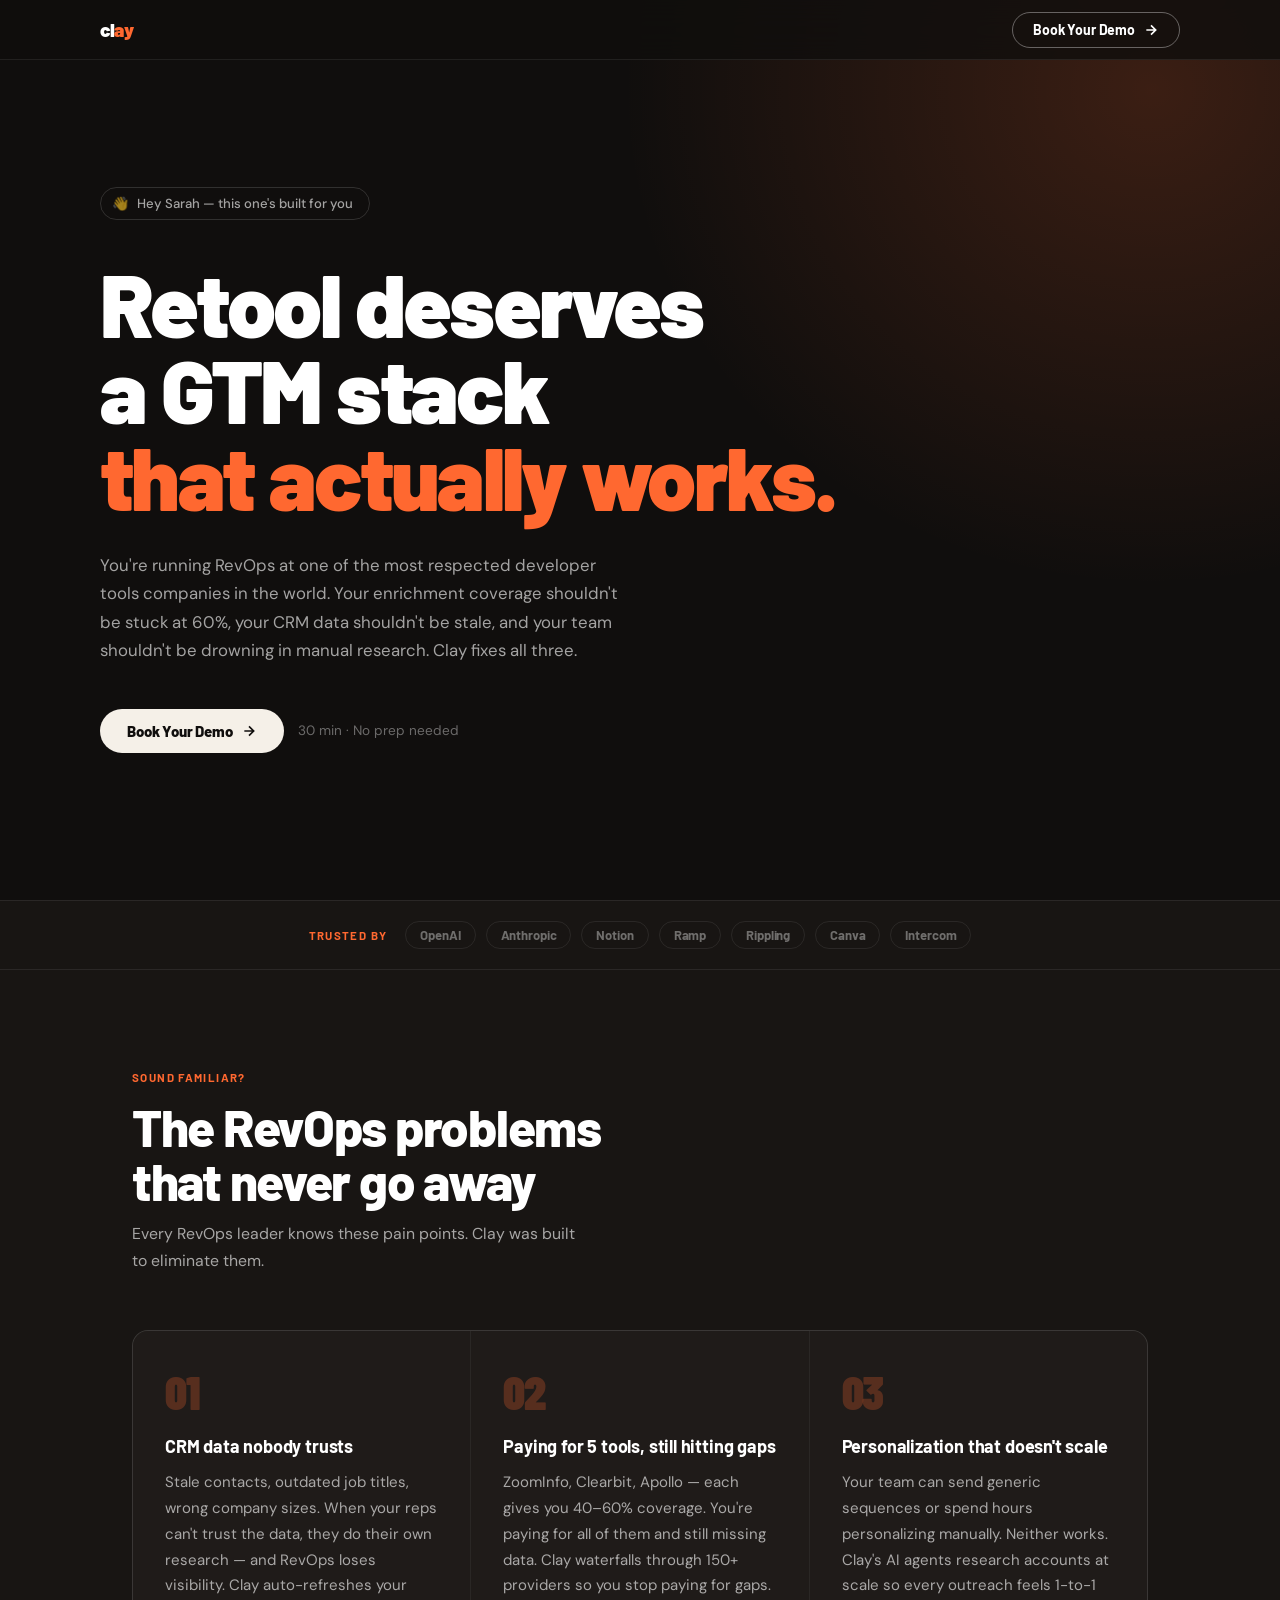
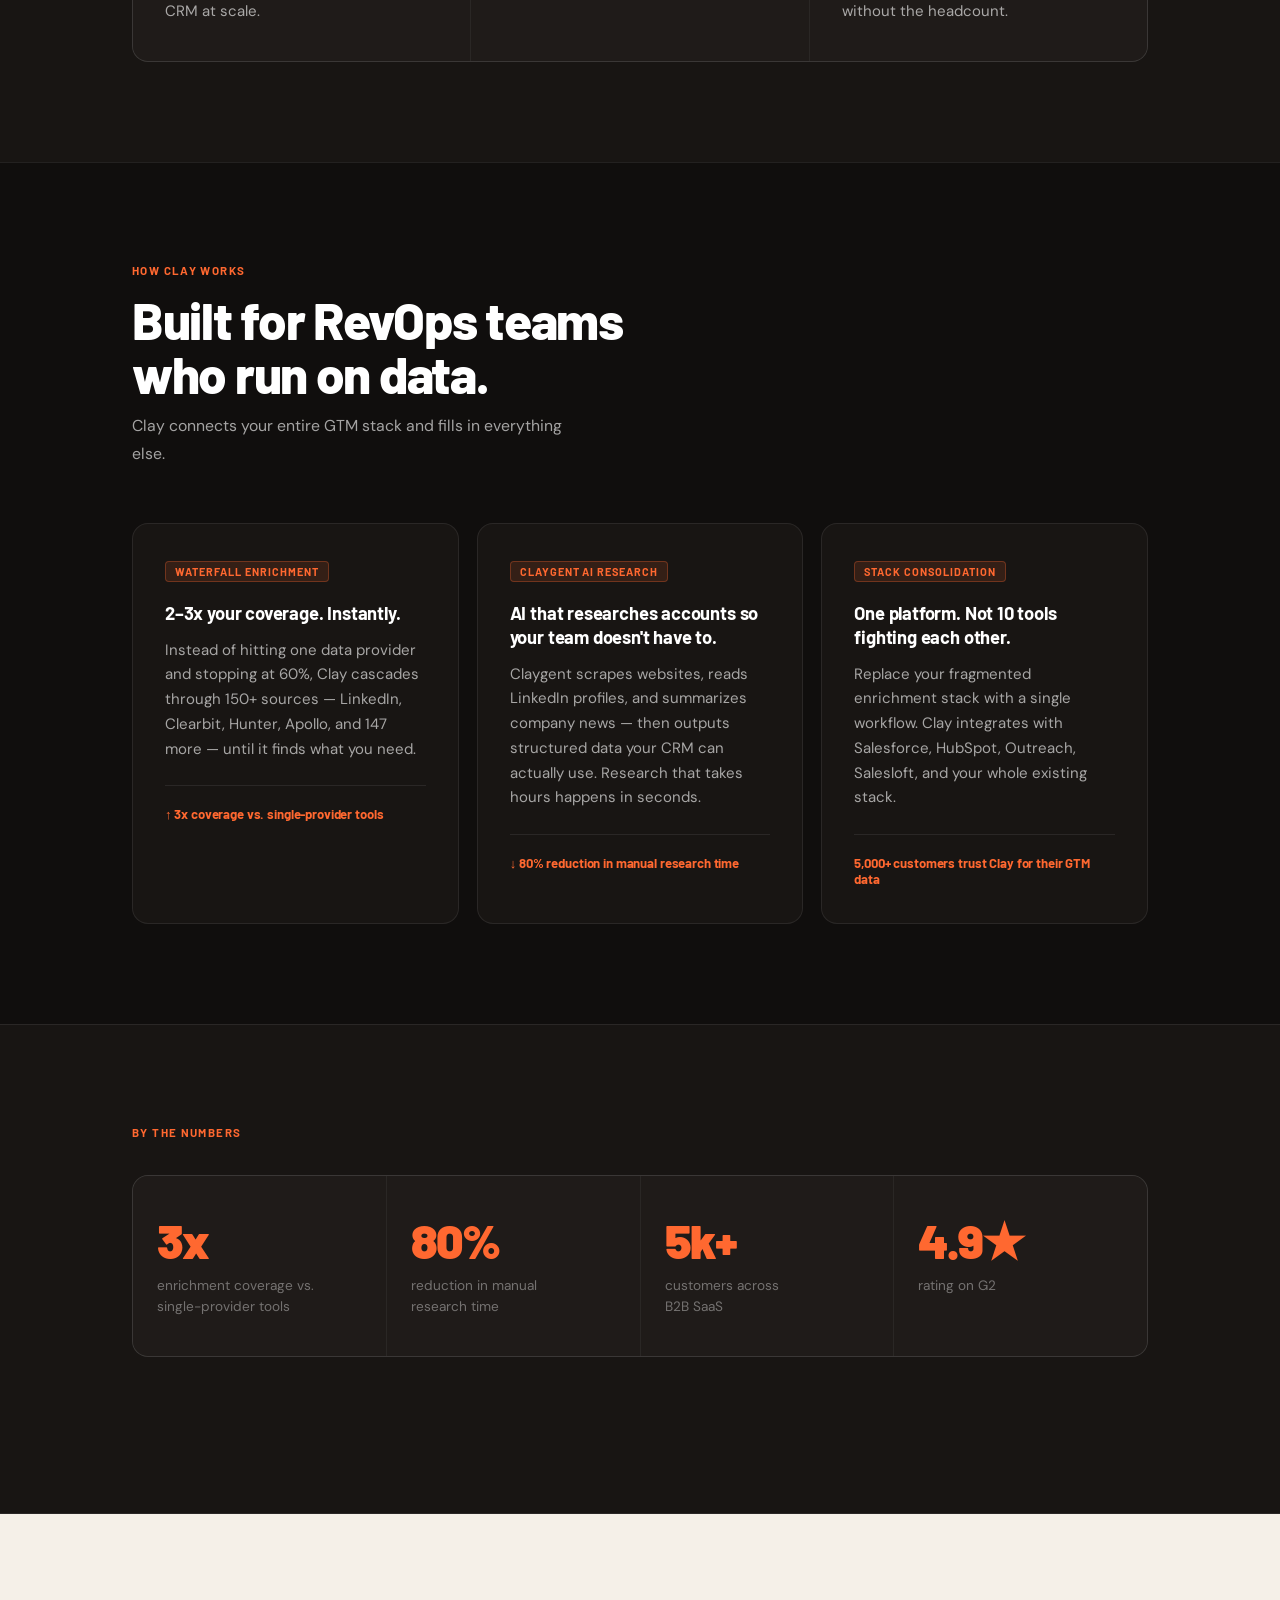
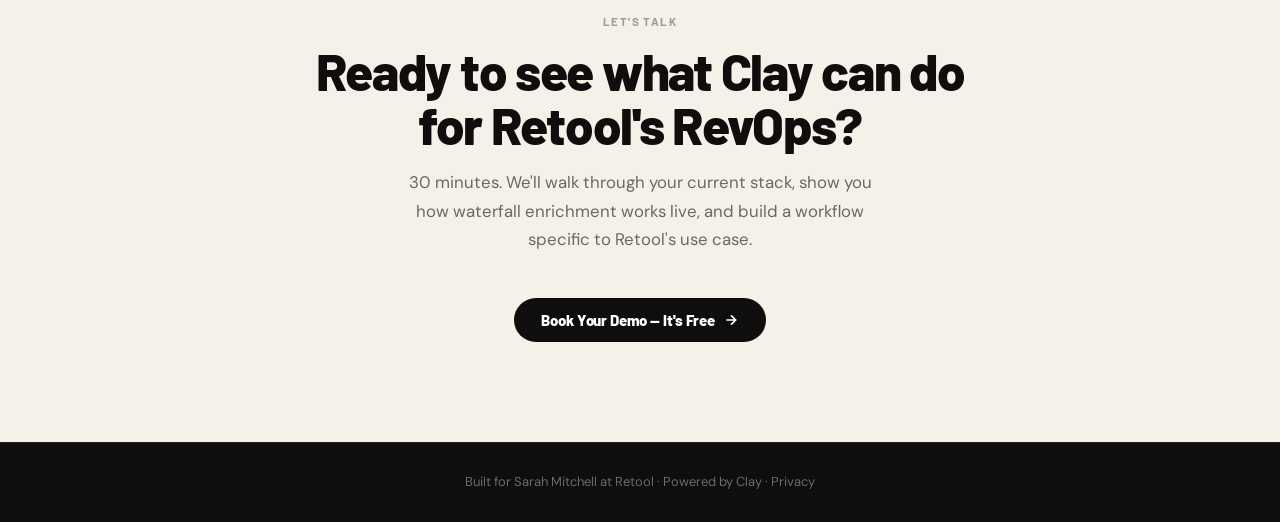
<file: landing-pages/sarah-retool.html>
<!DOCTYPE html>
<html lang="en">
<head>
  <meta charset="UTF-8" />
  <meta name="viewport" content="width=device-width, initial-scale=1.0" />
  <title>Clay × Retool — For Sarah Mitchell</title>
  <link rel="preconnect" href="https://fonts.googleapis.com" />
  <link rel="preconnect" href="https://fonts.gstatic.com" crossorigin />
  <link href="https://fonts.googleapis.com/css2?family=Barlow:wght@400;500;700;800;900&family=Barlow+Condensed:wght@700;800;900&family=DM+Sans:opsz,wght@9..40,400;9..40,500&display=swap" rel="stylesheet" />
  <style>
    /* =====================================================
       CLAY × RETOOL — Sarah Mitchell
       Matches Retool's actual website aesthetic:
       · Near-black warm background  (#100E0D)
       · Pure white bold display type
       · Barlow 900 headlines (matches Retool's heavy geo sans)
       · Minimal color — near-monochrome with warm tints
       · Outlined + solid white buttons
       ===================================================== */

    :root {
      --bg:         #100E0D;   /* Warm near-black — matches Retool hero bg */
      --bg-1:       #181513;   /* Slightly lighter for sections */
      --bg-2:       #1F1B19;   /* Card / surface */
      --bg-3:       #252019;   /* Hover state */

      --text:       #FFFFFF;
      --text-2:     rgba(255,255,255,0.62);
      --text-3:     rgba(255,255,255,0.38);

      --border:     rgba(255,255,255,0.08);
      --border-2:   rgba(255,255,255,0.14);

      /* Accent — warm orange (Retool's historical brand energy) */
      --accent:       #FF6830;
      --accent-dim:   rgba(255, 104, 48, 0.12);
      --accent-glow:  rgba(255, 104, 48, 0.18);

      --cream:      #F5F0E8;   /* "Start for free" button warmth */

      --shadow-card: 0 1px 0 rgba(255,255,255,0.04) inset,
                     0 1px 24px rgba(0,0,0,0.25);

      --radius:     10px;
      --radius-lg:  16px;
      --max-w:      1080px;
    }

    *, *::before, *::after { box-sizing: border-box; margin: 0; padding: 0; }
    html { scroll-behavior: smooth; }

    body {
      font-family: 'DM Sans', -apple-system, sans-serif;
      background: var(--bg);
      color: var(--text);
      -webkit-font-smoothing: antialiased;
      overflow-x: hidden;
    }

    .container {
      max-width: var(--max-w);
      margin: 0 auto;
      padding: 0 32px;
    }

    /* ── Typography ── */
    h1 {
      font-family: 'Barlow', sans-serif;
      font-weight: 900;
      font-size: clamp(3rem, 7vw, 5.5rem);
      line-height: 0.98;
      letter-spacing: -0.03em;
      color: var(--text);
    }
    h2 {
      font-family: 'Barlow', sans-serif;
      font-weight: 800;
      font-size: clamp(2rem, 4vw, 3.2rem);
      line-height: 1.05;
      letter-spacing: -0.025em;
      color: var(--text);
    }
    h3 {
      font-family: 'Barlow', sans-serif;
      font-weight: 700;
      font-size: 1.125rem;
      line-height: 1.3;
      letter-spacing: -0.01em;
      color: var(--text);
    }
    p { font-size: 0.9875rem; line-height: 1.72; color: var(--text-2); }

    /* ── Buttons — matches Retool's outlined + solid style ── */
    .btn {
      display: inline-flex;
      align-items: center;
      gap: 8px;
      font-family: 'Barlow', sans-serif;
      font-weight: 700;
      font-size: 0.9375rem;
      letter-spacing: -0.01em;
      padding: 13px 26px;
      border-radius: 50px;
      cursor: pointer;
      text-decoration: none;
      transition: transform 0.16s ease, box-shadow 0.16s ease, background 0.16s ease, border-color 0.16s ease;
      white-space: nowrap;
      line-height: 1;
    }
    .btn:focus-visible { outline: 2px solid rgba(255,255,255,0.5); outline-offset: 3px; }
    .btn svg { width: 16px; height: 16px; flex-shrink: 0; }
    .btn-sm { padding: 9px 20px; font-size: 0.875rem; }

    /* Outlined white — "Book a demo" style (secondary) */
    .btn-outline {
      background: transparent;
      color: var(--text);
      border: 1.5px solid rgba(255,255,255,0.35);
    }
    .btn-outline:hover {
      border-color: rgba(255,255,255,0.7);
      transform: translateY(-1px);
    }

    /* Solid cream/white — "Start for free" style (primary) */
    .btn-solid {
      background: var(--cream);
      color: #100E0D;
      border: 1.5px solid transparent;
      font-weight: 800;
    }
    .btn-solid:hover {
      background: #fff;
      transform: translateY(-2px);
      box-shadow: 0 8px 28px rgba(0,0,0,0.40);
    }

    /* Dark inverted (for light sections) */
    .btn-dark {
      background: var(--bg);
      color: var(--text);
      border: 1.5px solid transparent;
      font-weight: 800;
    }
    .btn-dark:hover {
      background: #1F1B19;
      transform: translateY(-2px);
      box-shadow: 0 8px 28px rgba(0,0,0,0.25);
    }

    /* ── Section label ── */
    .label {
      font-family: 'Barlow', sans-serif;
      font-size: 0.72rem;
      font-weight: 700;
      letter-spacing: 0.12em;
      text-transform: uppercase;
      color: var(--accent);
      margin-bottom: 16px;
    }

    /* ── Thin rule ── */
    .rule {
      width: 100%;
      height: 1px;
      background: var(--border);
    }

    /* =====================================================
       NAV — mirrors Retool's clean dark nav
       ===================================================== */
    .nav {
      position: fixed;
      top: 0; left: 0; right: 0;
      z-index: 100;
      background: rgba(16,14,13,0.80);
      backdrop-filter: blur(20px);
      -webkit-backdrop-filter: blur(20px);
      border-bottom: 1px solid var(--border);
      padding: 0 32px;
      height: 60px;
      display: flex;
      align-items: center;
    }
    .nav-inner {
      max-width: var(--max-w);
      margin: 0 auto;
      width: 100%;
      display: flex;
      align-items: center;
      justify-content: space-between;
    }
    .nav-logo {
      font-family: 'Barlow', sans-serif;
      font-size: 1.2rem;
      font-weight: 900;
      letter-spacing: -0.04em;
      color: var(--text);
      text-decoration: none;
    }
    .nav-logo span { color: var(--accent); }

    /* =====================================================
       HERO — huge white type on dark bg, matches Retool
       ===================================================== */
    .hero {
      min-height: 100vh;
      display: flex;
      flex-direction: column;
      justify-content: center;
      padding: 120px 32px 80px;
      position: relative;
      overflow: hidden;
    }

    /* Accent glow — warm orange radial behind the headline */
    .hero::before {
      content: '';
      position: absolute;
      top: -10%;
      right: -5%;
      width: 60%;
      height: 80%;
      background: radial-gradient(ellipse at 75% 25%, var(--accent-glow) 0%, transparent 65%);
      pointer-events: none;
    }

    .hero-inner {
      max-width: var(--max-w);
      margin: 0 auto;
      width: 100%;
      position: relative;
      z-index: 1;
    }

    /* Greeting pill */
    .hero-pill {
      display: inline-flex;
      align-items: center;
      gap: 9px;
      border: 1px solid var(--border-2);
      border-radius: 50px;
      padding: 7px 16px 7px 11px;
      font-family: 'DM Sans', sans-serif;
      font-size: 0.82rem;
      font-weight: 500;
      color: var(--text-2);
      margin-bottom: 40px;
      animation: fade-in 0.5s ease both;
    }

    .hero h1 {
      margin-bottom: 32px;
      animation: fade-in 0.55s 0.06s ease both;
    }

    /* Accent line — orange warmth on the key phrase */
    .hero h1 .dim {
      color: var(--accent);
    }

    .hero-body {
      max-width: 520px;
      font-size: 1.05rem;
      line-height: 1.70;
      margin-bottom: 44px;
      animation: fade-in 0.55s 0.12s ease both;
    }

    .hero-btns {
      display: flex;
      align-items: center;
      gap: 14px;
      flex-wrap: wrap;
      animation: fade-in 0.55s 0.18s ease both;
    }

    /* =====================================================
       DIVIDER + LOGO STRIP (subtle)
       ===================================================== */
    .logo-strip {
      border-top: 1px solid var(--border);
      border-bottom: 1px solid var(--border);
      padding: 20px 32px;
      background: var(--bg-1);
    }
    .logo-strip-inner {
      max-width: var(--max-w);
      margin: 0 auto;
      display: flex;
      align-items: center;
      gap: 10px;
      flex-wrap: wrap;
      justify-content: center;
    }
    .logo-strip .label { margin: 0; margin-right: 8px; }
    .logo-pill {
      font-family: 'Barlow', sans-serif;
      font-size: 0.8125rem;
      font-weight: 700;
      letter-spacing: -0.01em;
      color: var(--text-3);
      padding: 5px 14px;
      border: 1px solid var(--border);
      border-radius: 50px;
      transition: color 0.15s, border-color 0.15s;
    }
    .logo-pill:hover { color: var(--text-2); border-color: var(--border-2); }

    /* =====================================================
       PAIN POINTS
       ===================================================== */
    .pain-points {
      padding: 100px 32px;
      background: var(--bg-1);
    }

    .section-hd { margin-bottom: 56px; }
    .section-hd h2 { margin-bottom: 12px; }
    .section-hd p  { max-width: 460px; }

    .cards {
      display: grid;
      grid-template-columns: repeat(auto-fit, minmax(300px, 1fr));
      gap: 1px;
      background: var(--border);
      border: 1px solid var(--border);
      border-radius: var(--radius-lg);
      overflow: hidden;
    }

    .card {
      background: var(--bg-2);
      padding: 36px 32px;
      transition: background 0.2s ease;
    }
    .card:hover { background: var(--bg-3); }

    .card-num {
      font-family: 'Barlow Condensed', sans-serif;
      font-size: 3rem;
      font-weight: 900;
      line-height: 1;
      letter-spacing: -0.03em;
      color: var(--accent-dim);
      color: rgba(255, 104, 48, 0.25);
      margin-bottom: 20px;
      display: block;
    }
    .card h3 { margin-bottom: 12px; }
    .card p { font-size: 0.9375rem; }

    /* =====================================================
       FEATURES
       ===================================================== */
    .features {
      padding: 100px 32px;
      background: var(--bg);
      border-top: 1px solid var(--border);
    }

    .features-grid {
      display: grid;
      grid-template-columns: repeat(auto-fit, minmax(310px, 1fr));
      gap: 18px;
    }

    .feat {
      border: 1px solid var(--border);
      border-radius: var(--radius-lg);
      padding: 36px 32px;
      background: var(--bg-1);
      position: relative;
      overflow: hidden;
      transition: border-color 0.2s ease, background 0.2s ease;
    }
    .feat:hover {
      border-color: var(--border-2);
      background: var(--bg-2);
    }

    /* Subtle warm top-edge highlight on hover */
    .feat::before {
      content: '';
      position: absolute;
      top: 0; left: 16px; right: 16px;
      height: 1px;
      background: linear-gradient(90deg, transparent, rgba(255,255,255,0.20), transparent);
      opacity: 0;
      transition: opacity 0.2s ease;
    }
    .feat:hover::before { opacity: 1; }

    .feat-badge {
      display: inline-block;
      font-family: 'Barlow', sans-serif;
      font-size: 0.68rem;
      font-weight: 700;
      letter-spacing: 0.09em;
      text-transform: uppercase;
      color: var(--accent);
      border: 1px solid rgba(255, 104, 48, 0.30);
      background: var(--accent-dim);
      border-radius: 4px;
      padding: 3px 9px;
      margin-bottom: 20px;
    }
    .feat h3 { margin-bottom: 12px; font-size: 1.15rem; }
    .feat p  { font-size: 0.9375rem; line-height: 1.65; }

    .feat-stat {
      margin-top: 24px;
      padding-top: 20px;
      border-top: 1px solid var(--border);
      font-family: 'Barlow', sans-serif;
      font-size: 0.82rem;
      font-weight: 700;
      letter-spacing: -0.01em;
      color: var(--accent);
    }

    /* =====================================================
       STATS — large numbers, Retool-style minimal
       ===================================================== */
    .stats-section {
      padding: 100px 32px;
      background: var(--bg-1);
      border-top: 1px solid var(--border);
      border-bottom: 1px solid var(--border);
    }

    .stats-row {
      display: grid;
      grid-template-columns: repeat(4, 1fr);
      gap: 1px;
      background: var(--border);
      border: 1px solid var(--border);
      border-radius: var(--radius-lg);
      overflow: hidden;
      margin-bottom: 56px;
    }

    .stat {
      background: var(--bg-2);
      padding: 40px 24px;
      text-align: left;
    }

    .stat-num {
      font-family: 'Barlow', sans-serif;
      font-weight: 900;
      font-size: 3rem;
      letter-spacing: -0.04em;
      line-height: 1;
      color: var(--accent);
      display: block;
      margin-bottom: 10px;
    }

    .stat-label {
      font-size: 0.85rem;
      color: var(--text-3);
      line-height: 1.4;
    }

    /* =====================================================
       FINAL CTA — light/cream inversion (memorable contrast)
       ===================================================== */
    .final-cta {
      background: var(--cream);
      padding: 100px 32px;
      text-align: center;
      position: relative;
      overflow: hidden;
    }

    .final-cta h2 { color: var(--bg); }
    .final-cta p  { color: rgba(16,14,13,0.60); max-width: 480px; margin: 16px auto 44px; font-size: 1.05rem; }
    .final-cta .label { color: rgba(16,14,13,0.38); }

    /* =====================================================
       FOOTER
       ===================================================== */
    footer {
      background: var(--bg);
      border-top: 1px solid var(--border);
      padding: 28px 32px;
      text-align: center;
    }
    footer p { font-size: 0.8125rem; color: var(--text-3); }
    footer a { color: var(--text-3); text-decoration: none; transition: color 0.15s; }
    footer a:hover { color: var(--text-2); }

    /* =====================================================
       ANIMATIONS
       ===================================================== */
    @keyframes fade-in {
      from { opacity: 0; transform: translateY(16px); }
      to   { opacity: 1; transform: translateY(0); }
    }

    /* =====================================================
       RESPONSIVE
       ===================================================== */
    @media (max-width: 860px) {
      .stats-row { grid-template-columns: repeat(2, 1fr); }
    }
    @media (max-width: 640px) {
      .hero  { padding: 100px 20px 64px; }
      .pain-points, .features, .stats-section, .final-cta { padding: 64px 20px; }
      .hero-btns { flex-direction: column; align-items: flex-start; }
      .nav .btn-sm { display: none; }
      .container { padding: 0 20px; }
    }
    @media (prefers-reduced-motion: reduce) {
      .hero-pill, .hero h1, .hero-body, .hero-btns { animation: none; }
      .card, .feat { transition: none; }
    }
  </style>
</head>
<body>

  <!-- ===== NAV ===== -->
  <nav class="nav">
    <div class="nav-inner">
      <a href="#" class="nav-logo">cl<span>ay</span></a>
      <a href="#book-demo" class="btn btn-outline btn-sm">
        Book Your Demo
        <svg aria-hidden="true" viewBox="0 0 24 24" fill="none" stroke="currentColor" stroke-width="2.5"><path d="M5 12h14M12 5l7 7-7 7"/></svg>
      </a>
    </div>
  </nav>

  <!-- ===== HERO ===== -->
  <section class="hero">
    <div class="hero-inner">
      <div class="hero-pill">
        <span>👋</span>
        Hey Sarah — this one's built for you
      </div>
      <h1>
        Retool deserves<br/>
        a GTM stack<br/>
        <span class="dim">that actually works.</span>
      </h1>
      <p class="hero-body">
        You're running RevOps at one of the most respected developer tools companies in the world.
        Your enrichment coverage shouldn't be stuck at 60%, your CRM data shouldn't be stale,
        and your team shouldn't be drowning in manual research. Clay fixes all three.
      </p>
      <div class="hero-btns">
        <a href="#book-demo" class="btn btn-solid">
          Book Your Demo
          <svg aria-hidden="true" viewBox="0 0 24 24" fill="none" stroke="currentColor" stroke-width="2.5"><path d="M5 12h14M12 5l7 7-7 7"/></svg>
        </a>
        <span style="font-size:0.85rem; color:var(--text-3);">30 min · No prep needed</span>
      </div>
    </div>
  </section>

  <!-- ===== LOGO STRIP ===== -->
  <div class="logo-strip">
    <div class="logo-strip-inner">
      <span class="label">Trusted by</span>
      <span class="logo-pill">OpenAI</span>
      <span class="logo-pill">Anthropic</span>
      <span class="logo-pill">Notion</span>
      <span class="logo-pill">Ramp</span>
      <span class="logo-pill">Rippling</span>
      <span class="logo-pill">Canva</span>
      <span class="logo-pill">Intercom</span>
    </div>
  </div>

  <!-- ===== PAIN POINTS ===== -->
  <section class="pain-points">
    <div class="container">
      <div class="section-hd">
        <div class="label">Sound familiar?</div>
        <h2>The RevOps problems<br/>that never go away</h2>
        <p>Every RevOps leader knows these pain points. Clay was built to eliminate them.</p>
      </div>
      <div class="cards">

        <div class="card">
          <span class="card-num" aria-hidden="true">01</span>
          <h3>CRM data nobody trusts</h3>
          <p>Stale contacts, outdated job titles, wrong company sizes. When your reps can't trust the data, they do their own research — and RevOps loses visibility. Clay auto-refreshes your CRM at scale.</p>
        </div>

        <div class="card">
          <span class="card-num" aria-hidden="true">02</span>
          <h3>Paying for 5 tools, still hitting gaps</h3>
          <p>ZoomInfo, Clearbit, Apollo — each gives you 40–60% coverage. You're paying for all of them and still missing data. Clay waterfalls through 150+ providers so you stop paying for gaps.</p>
        </div>

        <div class="card">
          <span class="card-num" aria-hidden="true">03</span>
          <h3>Personalization that doesn't scale</h3>
          <p>Your team can send generic sequences or spend hours personalizing manually. Neither works. Clay's AI agents research accounts at scale so every outreach feels 1-to-1 without the headcount.</p>
        </div>

      </div>
    </div>
  </section>

  <!-- ===== FEATURES ===== -->
  <section class="features">
    <div class="container">
      <div class="section-hd">
        <div class="label">How Clay works</div>
        <h2>Built for RevOps teams<br/>who run on data.</h2>
        <p>Clay connects your entire GTM stack and fills in everything else.</p>
      </div>
      <div class="features-grid">

        <div class="feat">
          <span class="feat-badge">Waterfall Enrichment</span>
          <h3>2–3x your coverage. Instantly.</h3>
          <p>Instead of hitting one data provider and stopping at 60%, Clay cascades through 150+ sources — LinkedIn, Clearbit, Hunter, Apollo, and 147 more — until it finds what you need.</p>
          <div class="feat-stat">↑ 3x coverage vs. single-provider tools</div>
        </div>

        <div class="feat">
          <span class="feat-badge">Claygent AI Research</span>
          <h3>AI that researches accounts so your team doesn't have to.</h3>
          <p>Claygent scrapes websites, reads LinkedIn profiles, and summarizes company news — then outputs structured data your CRM can actually use. Research that takes hours happens in seconds.</p>
          <div class="feat-stat">↓ 80% reduction in manual research time</div>
        </div>

        <div class="feat">
          <span class="feat-badge">Stack Consolidation</span>
          <h3>One platform. Not 10 tools fighting each other.</h3>
          <p>Replace your fragmented enrichment stack with a single workflow. Clay integrates with Salesforce, HubSpot, Outreach, Salesloft, and your whole existing stack.</p>
          <div class="feat-stat">5,000+ customers trust Clay for their GTM data</div>
        </div>

      </div>
    </div>
  </section>

  <!-- ===== STATS ===== -->
  <section class="stats-section">
    <div class="container">
      <div class="label" style="margin-bottom:36px;">By the numbers</div>
      <div class="stats-row">
        <div class="stat">
          <span class="stat-num">3x</span>
          <span class="stat-label">enrichment coverage vs.<br/>single-provider tools</span>
        </div>
        <div class="stat">
          <span class="stat-num">80%</span>
          <span class="stat-label">reduction in manual<br/>research time</span>
        </div>
        <div class="stat">
          <span class="stat-num">5k+</span>
          <span class="stat-label">customers across<br/>B2B SaaS</span>
        </div>
        <div class="stat">
          <span class="stat-num">4.9★</span>
          <span class="stat-label">rating on G2<br/>&nbsp;</span>
        </div>
      </div>
    </div>
  </section>

  <!-- ===== FINAL CTA ===== -->
  <section class="final-cta" id="book-demo">
    <div class="container">
      <div class="label">Let's talk</div>
      <h2>Ready to see what Clay can do<br/>for Retool's RevOps?</h2>
      <p>30 minutes. We'll walk through your current stack, show you how waterfall enrichment works live, and build a workflow specific to Retool's use case.</p>
      <!-- TODO: Replace CALENDLY_LINK_PLACEHOLDER with real Calendly URL before sharing -->
      <a href="CALENDLY_LINK_PLACEHOLDER" class="btn btn-dark">
        Book Your Demo — It's Free
        <svg aria-hidden="true" viewBox="0 0 24 24" fill="none" stroke="currentColor" stroke-width="2.5"><path d="M5 12h14M12 5l7 7-7 7"/></svg>
      </a>
    </div>
  </section>

  <!-- ===== FOOTER ===== -->
  <footer>
    <p>Built for Sarah Mitchell at Retool · Powered by <a href="https://clay.com">Clay</a> · <a href="https://clay.com/privacy">Privacy</a></p>
  </footer>

</body>
</html>
</file>
